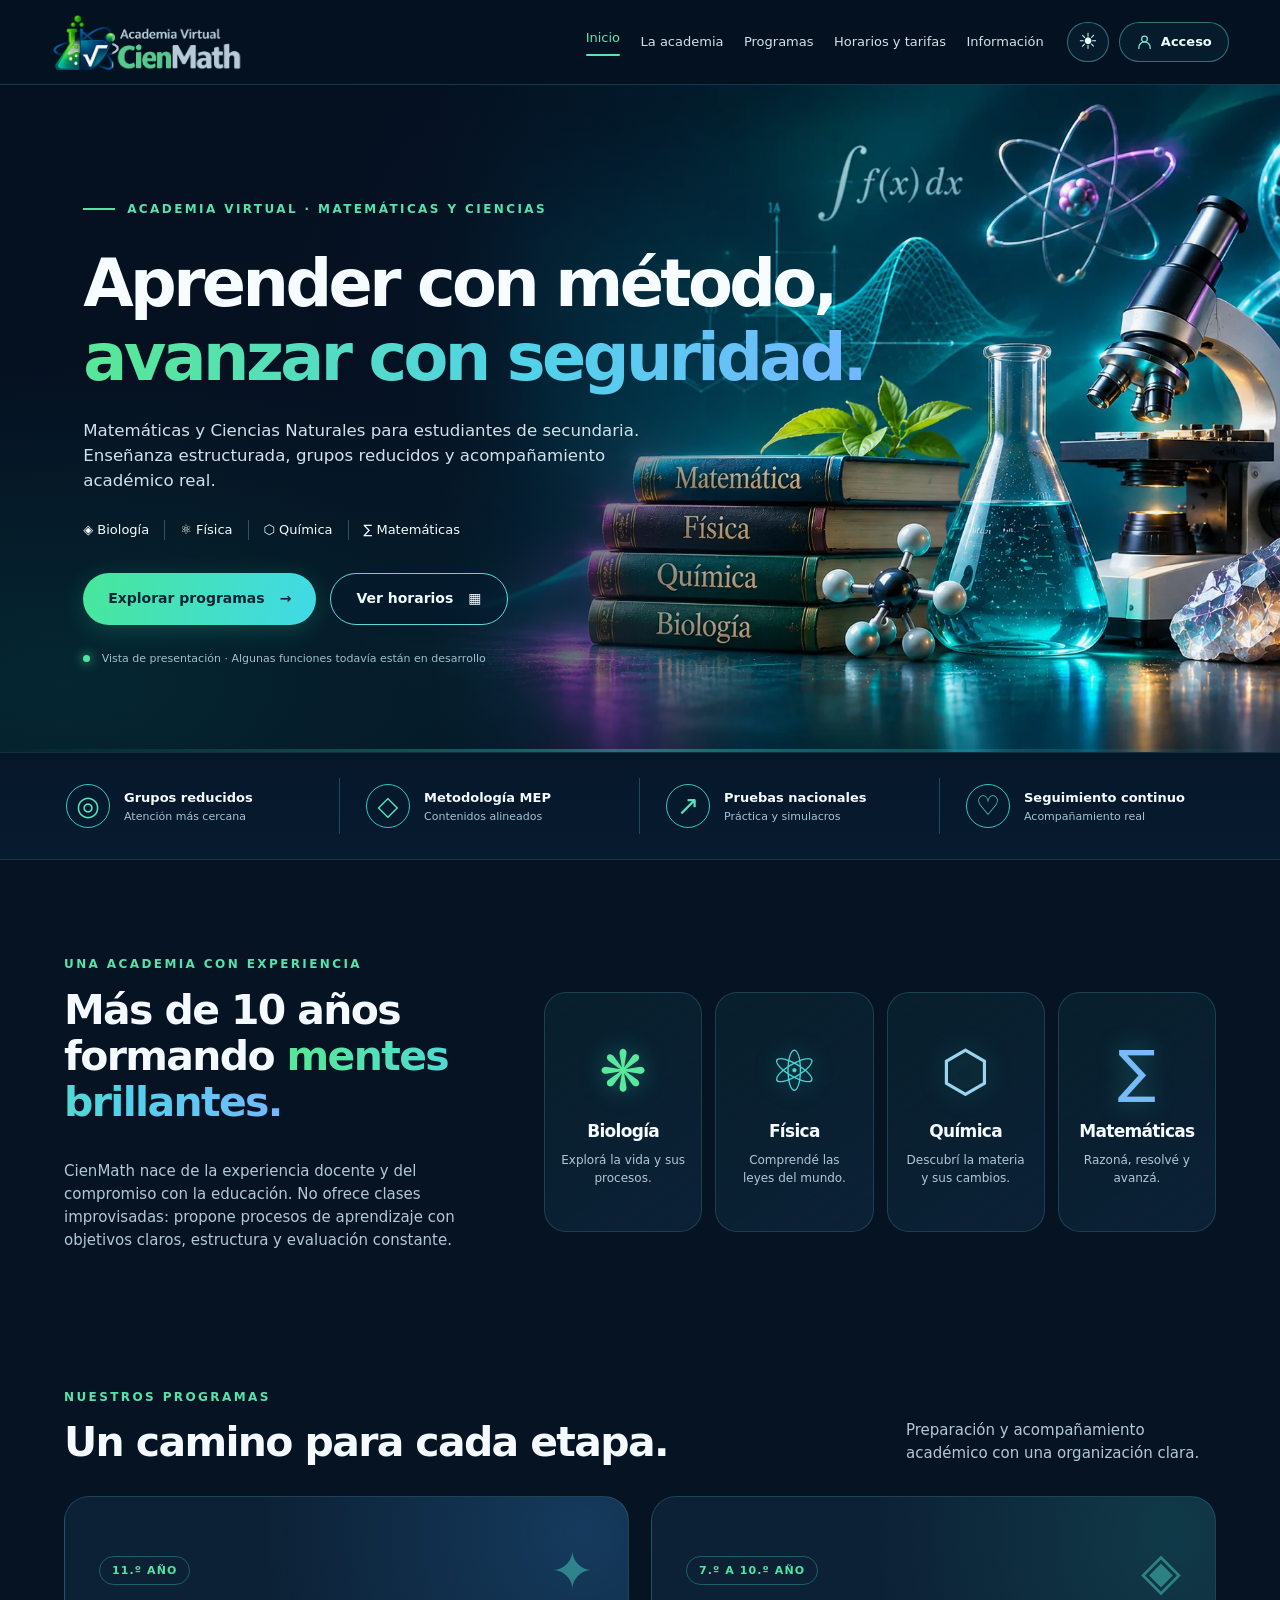
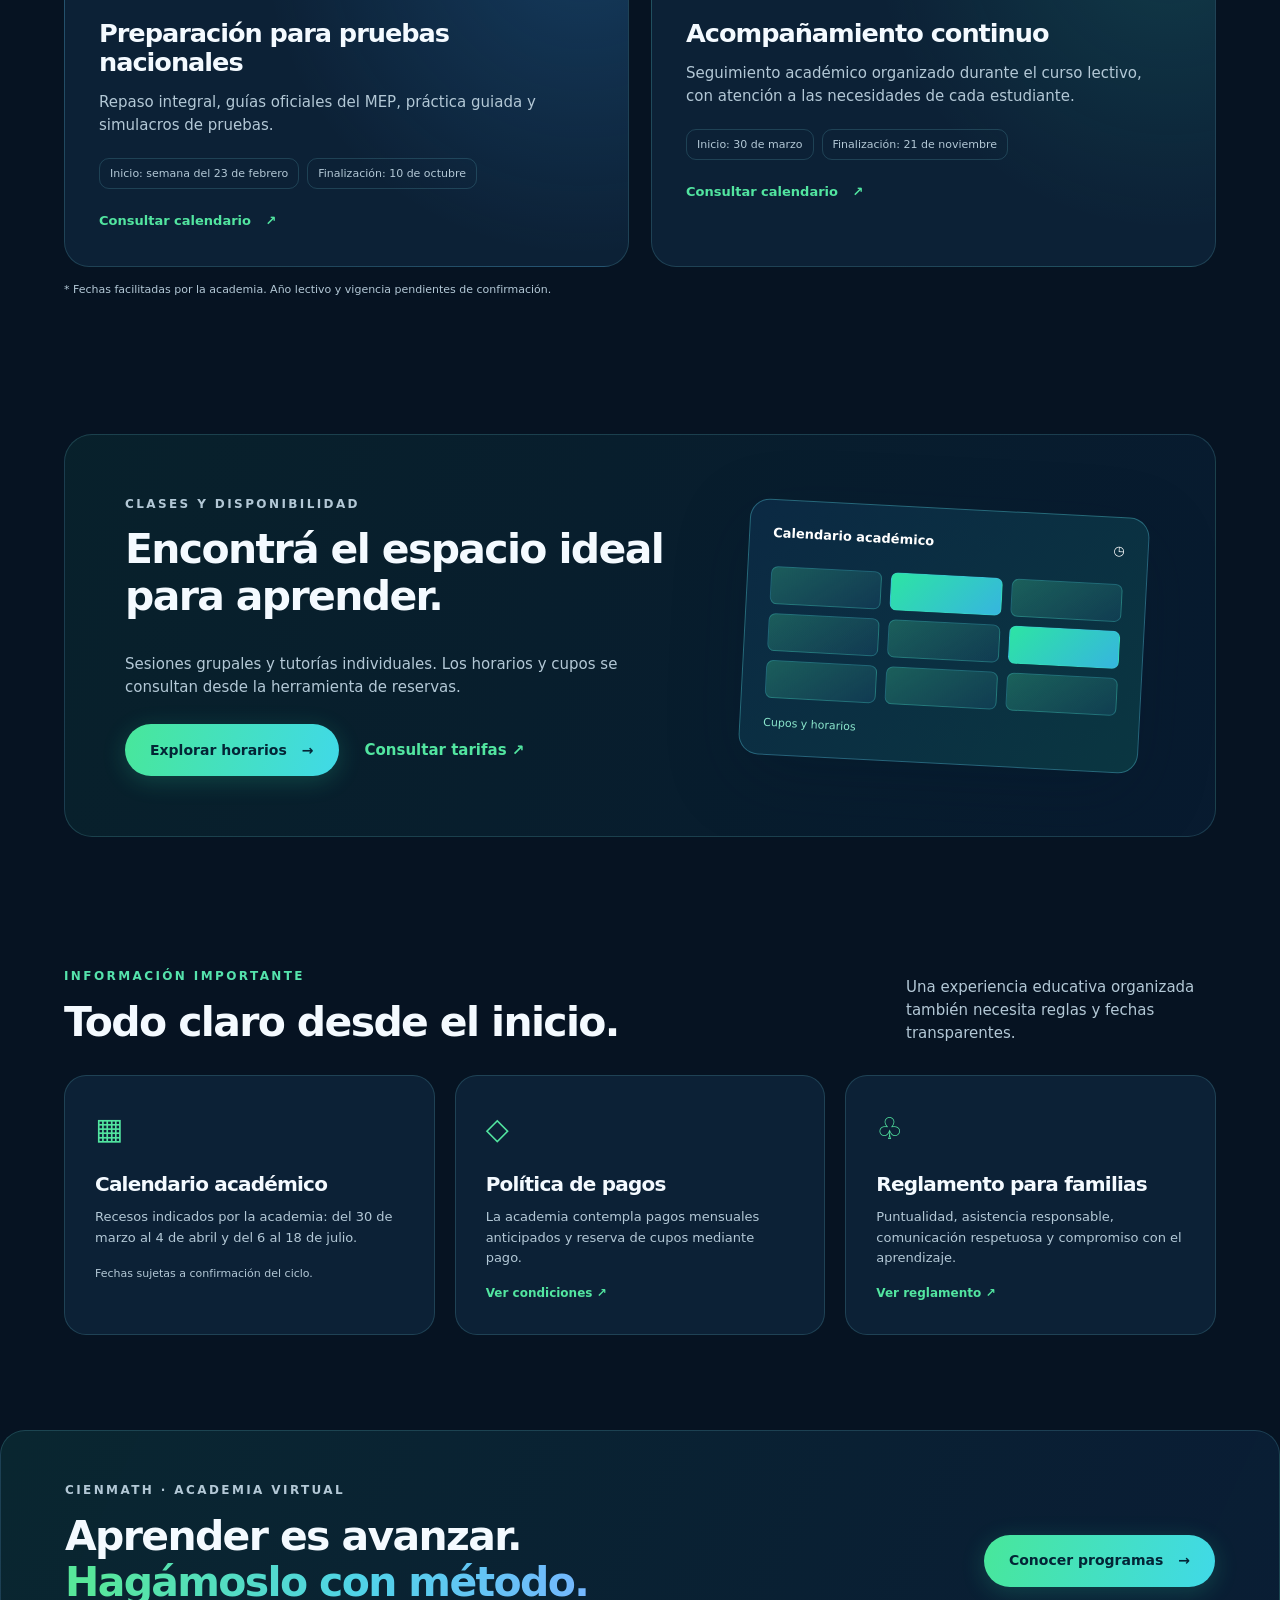
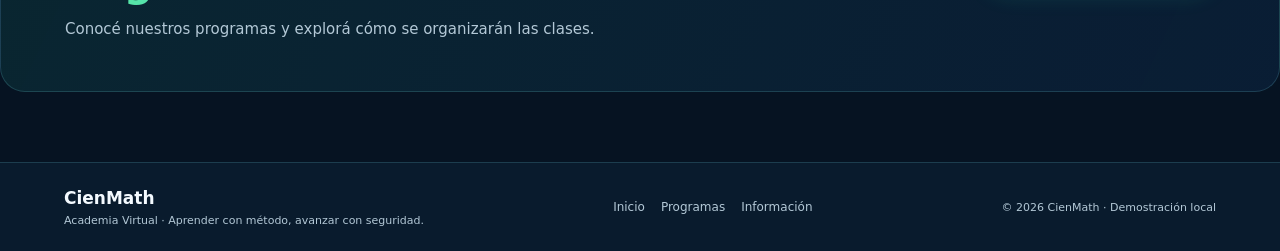
<file: index.html>
<!doctype html>
<html lang="es">
<head>
  <link rel="icon" type="image/png" sizes="512x512" href="assets/cienmath-favicon.png">

  <meta charset="utf-8">
  <meta name="viewport" content="width=device-width,initial-scale=1">
  <meta name="description" content="Academia Virtual CienMath: Matemáticas, Física, Química y Biología para secundaria. Preparación para pruebas nacionales y acompañamiento académico.">
  <!-- Vista previa al compartir el sitio; no altera su apariencia ni funciones. -->
  <link rel="canonical" href="https://gabriel-netizen-bit.github.io/CienMath-Demo/">
  <meta property="og:type" content="website">
  <meta property="og:locale" content="es_CR">
  <meta property="og:site_name" content="CienMath">
  <meta property="og:title" content="CienMath | Academia Virtual">
  <meta property="og:description" content="Matemáticas y Ciencias Naturales. Aprender con método, avanzar con seguridad. Conocé nuestra propuesta académica.">
  <meta property="og:url" content="https://gabriel-netizen-bit.github.io/CienMath-Demo/">
  <meta property="og:image" content="https://gabriel-netizen-bit.github.io/CienMath-Demo/assets/cienmath-whatsapp.jpg">
  <meta property="og:image:secure_url" content="https://gabriel-netizen-bit.github.io/CienMath-Demo/assets/cienmath-whatsapp.jpg">
  <meta property="og:image:type" content="image/jpeg">
  <meta property="og:image:width" content="1200">
  <meta property="og:image:height" content="630">
  <meta property="og:image:alt" content="Academia Virtual CienMath · Matemáticas y Ciencias Naturales">
  <meta name="twitter:card" content="summary_large_image">
  <meta name="twitter:title" content="CienMath | Academia Virtual">
  <meta name="twitter:description" content="Aprender con método, avanzar con seguridad.">
  <meta name="twitter:image" content="https://gabriel-netizen-bit.github.io/CienMath-Demo/assets/cienmath-whatsapp.jpg">
  <meta name="theme-color" content="#071728">
  <title>CienMath | Academia Virtual de Ciencias</title>
  <!-- La portada se presenta inicialmente en oscuro; se respeta la preferencia ya elegida. -->
  <script>try{if(localStorage.getItem('cienmath:appearance')===null)localStorage.setItem('cienmath:appearance','dark')}catch(e){document.documentElement.classList.add('dark')}</script>
  <script src="js/theme.js"></script>
  <link rel="stylesheet" href="css/lobby.css">
  <link rel="stylesheet" href="css/site-shell.css">
  <script src="js/site-shell.js" defer></script>
</head>
<body data-cm-page="index">
  <a class="skip-link" href="#contenido">Saltar al contenido</a>
  <div data-cm-header></div>
  <main id="contenido">
    <section class="hero" aria-labelledby="hero-title">
      <div class="hero-art" aria-hidden="true"></div>
      <div class="hero-glow" aria-hidden="true"></div>
      <div class="hero-inner">
        <div class="hero-copy">
          <p class="eyebrow"><span class="eyebrow-line"></span> ACADEMIA VIRTUAL · MATEMÁTICAS Y CIENCIAS</p>
          <h1 id="hero-title">Aprender con método,<br><span>avanzar con seguridad.</span></h1>
          <p class="hero-description">Matemáticas y Ciencias Naturales para estudiantes de secundaria. Enseñanza estructurada, grupos reducidos y acompañamiento académico real.</p>
          <div class="subjects-line" aria-label="Áreas de enseñanza"><span>◈ Biología</span><span>⚛ Física</span><span>⬡ Química</span><span>∑ Matemáticas</span></div>
          <div class="hero-buttons"><a href="#programas" class="cta primary">Explorar programas <span aria-hidden="true">→</span></a><a href="estudiantes.html" class="cta outline">Ver horarios<span aria-hidden="true">▦</span></a></div>
          <p class="hero-note"><span class="pulse"></span> Vista de presentación · Algunas funciones todavía están en desarrollo</p>
        </div>
      </div>
      <div class="hero-bottom-light" aria-hidden="true"></div>
    </section>
    <section class="benefits" aria-label="Ventajas de CienMath"><div class="benefits-inner">
      <div class="benefit"><span class="benefit-icon">◎</span><span><b>Grupos reducidos</b><small>Atención más cercana</small></span></div>
      <div class="benefit"><span class="benefit-icon">◇</span><span><b>Metodología MEP</b><small>Contenidos alineados</small></span></div>
      <div class="benefit"><span class="benefit-icon">↗</span><span><b>Pruebas nacionales</b><small>Práctica y simulacros</small></span></div>
      <div class="benefit"><span class="benefit-icon">♡</span><span><b>Seguimiento continuo</b><small>Acompañamiento real</small></span></div>
    </div></section>
    <section class="content-section academy-section" id="academia">
      <div class="section-heading"><p class="kicker">UNA ACADEMIA CON EXPERIENCIA</p><h2>Más de 10 años formando <span>mentes brillantes.</span></h2><p>CienMath nace de la experiencia docente y del compromiso con la educación. No ofrece clases improvisadas: propone procesos de aprendizaje con objetivos claros, estructura y evaluación constante.</p></div>
      <div class="subject-cards">
        <article class="subject-card biology"><span class="subject-symbol">❋</span><h3>Biología</h3><p>Explorá la vida y sus procesos.</p></article>
        <article class="subject-card physics"><span class="subject-symbol">⚛</span><h3>Física</h3><p>Comprendé las leyes del mundo.</p></article>
        <article class="subject-card chemistry"><span class="subject-symbol">⬡</span><h3>Química</h3><p>Descubrí la materia y sus cambios.</p></article>
        <article class="subject-card mathematics"><span class="subject-symbol">∑</span><h3>Matemáticas</h3><p>Razoná, resolvé y avanzá.</p></article>
      </div>
    </section>
    <section class="content-section programs-section" id="programas">
      <div class="section-title-row"><div><p class="kicker">NUESTROS PROGRAMAS</p><h2>Un camino para cada etapa.</h2></div><p>Preparación y acompañamiento académico con una organización clara.</p></div>
      <div class="program-grid">
        <article class="program-card featured"><div class="program-top"><span class="program-tag">11.º AÑO</span><span class="program-art">✦</span></div><h3>Preparación para pruebas nacionales</h3><p>Repaso integral, guías oficiales del MEP, práctica guiada y simulacros de pruebas.</p><div class="program-dates"><span>Inicio: semana del 23 de febrero</span><span>Finalización: 10 de octubre</span></div><a href="#informacion" class="program-link">Consultar calendario <span>↗</span></a></article>
        <article class="program-card"><div class="program-top"><span class="program-tag">7.º A 10.º AÑO</span><span class="program-art">◈</span></div><h3>Acompañamiento continuo</h3><p>Seguimiento académico organizado durante el curso lectivo, con atención a las necesidades de cada estudiante.</p><div class="program-dates"><span>Inicio: 30 de marzo</span><span>Finalización: 21 de noviembre</span></div><a href="#informacion" class="program-link">Consultar calendario <span>↗</span></a></article>
      </div>
      <p class="disclaimer">* Fechas facilitadas por la academia. Año lectivo y vigencia pendientes de confirmación.</p>
    </section>
    <section class="content-section schedule-section" id="horarios">
      <div class="schedule-panel"><div><p class="kicker">CLASES Y DISPONIBILIDAD</p><h2>Encontrá el espacio ideal para aprender.</h2><p>Sesiones grupales y tutorías individuales. Los horarios y cupos se consultan desde la herramienta de reservas.</p><div class="schedule-actions"><a href="estudiantes.html" class="cta primary">Explorar horarios <span>→</span></a><button class="text-button" data-open-info="tarifas" type="button">Consultar tarifas ↗</button></div></div><div class="schedule-visual" aria-hidden="true"><div class="calendar-head"><span>Calendario académico</span><span>◷</span></div><div class="calendar-bars"><i></i><i></i><i></i><i></i><i></i><i></i><i></i><i></i><i></i></div><span class="calendar-floating">Cupos y horarios</span></div></div>
    </section>
    <section class="content-section info-section" id="informacion"><div class="section-title-row"><div><p class="kicker">INFORMACIÓN IMPORTANTE</p><h2>Todo claro desde el inicio.</h2></div><p>Una experiencia educativa organizada también necesita reglas y fechas transparentes.</p></div>
      <div class="info-grid">
        <article class="info-card"><div class="info-symbol">▦</div><h3>Calendario académico</h3><p>Recesos indicados por la academia: del 30 de marzo al 4 de abril y del 6 al 18 de julio.</p><small>Fechas sujetas a confirmación del ciclo.</small></article>
        <article class="info-card"><div class="info-symbol">◇</div><h3>Política de pagos</h3><p>La academia contempla pagos mensuales anticipados y reserva de cupos mediante pago.</p><button data-open-info="pagos" type="button">Ver condiciones  ↗</button></article>
        <article class="info-card"><div class="info-symbol">♧</div><h3>Reglamento para familias</h3><p>Puntualidad, asistencia responsable, comunicación respetuosa y compromiso con el aprendizaje.</p><button data-open-info="reglamento" type="button">Ver reglamento  ↗</button></article>
      </div>
    </section>
    <section class="closing"><div><p class="kicker">CIENMATH · ACADEMIA VIRTUAL</p><h2>Aprender es avanzar.<br><span>Hagámoslo con método.</span></h2><p>Conocé nuestros programas y explorá cómo se organizarán las clases.</p></div><a href="#programas" class="cta primary">Conocer programas <span>→</span></a></section>
  </main>
  <div data-cm-footer></div>
  <!-- Los diálogos informativos no capturan datos ni simulan servicios activos. -->
  <dialog id="access-dialog" class="lobby-dialog"><div class="dialog-inner"><button class="dialog-close" data-close-dialog type="button" aria-label="Cerrar">×</button><p class="kicker">ACCESO DEL PERSONAL</p><h2>Panel de la academia</h2><p>Ingresá como administrador o como uno de los profesores creados para recorrer la academia. Acceso simulado sin contraseñas ni seguridad real.</p><div class="dialog-links"><a href="acceso.html">Elegir perfil e ingresar <span>↗</span></a></div><small>Los cambios se almacenan únicamente en este navegador. No ingresar datos personales reales.</small></div></dialog>
  <dialog id="info-dialog" class="lobby-dialog"><div class="dialog-inner"><button class="dialog-close" data-close-dialog type="button" aria-label="Cerrar">×</button><p class="kicker">INFORMACIÓN INSTITUCIONAL</p><h2 id="info-dialog-title">Información</h2><div id="info-dialog-body"></div><p class="dialog-footnote">Contenido facilitado por la academia. Debe revisarse y aprobarse antes de su publicación definitiva.</p></div></dialog>
  <script src="js/lobby.js" defer></script>
</body>
</html>
</file>
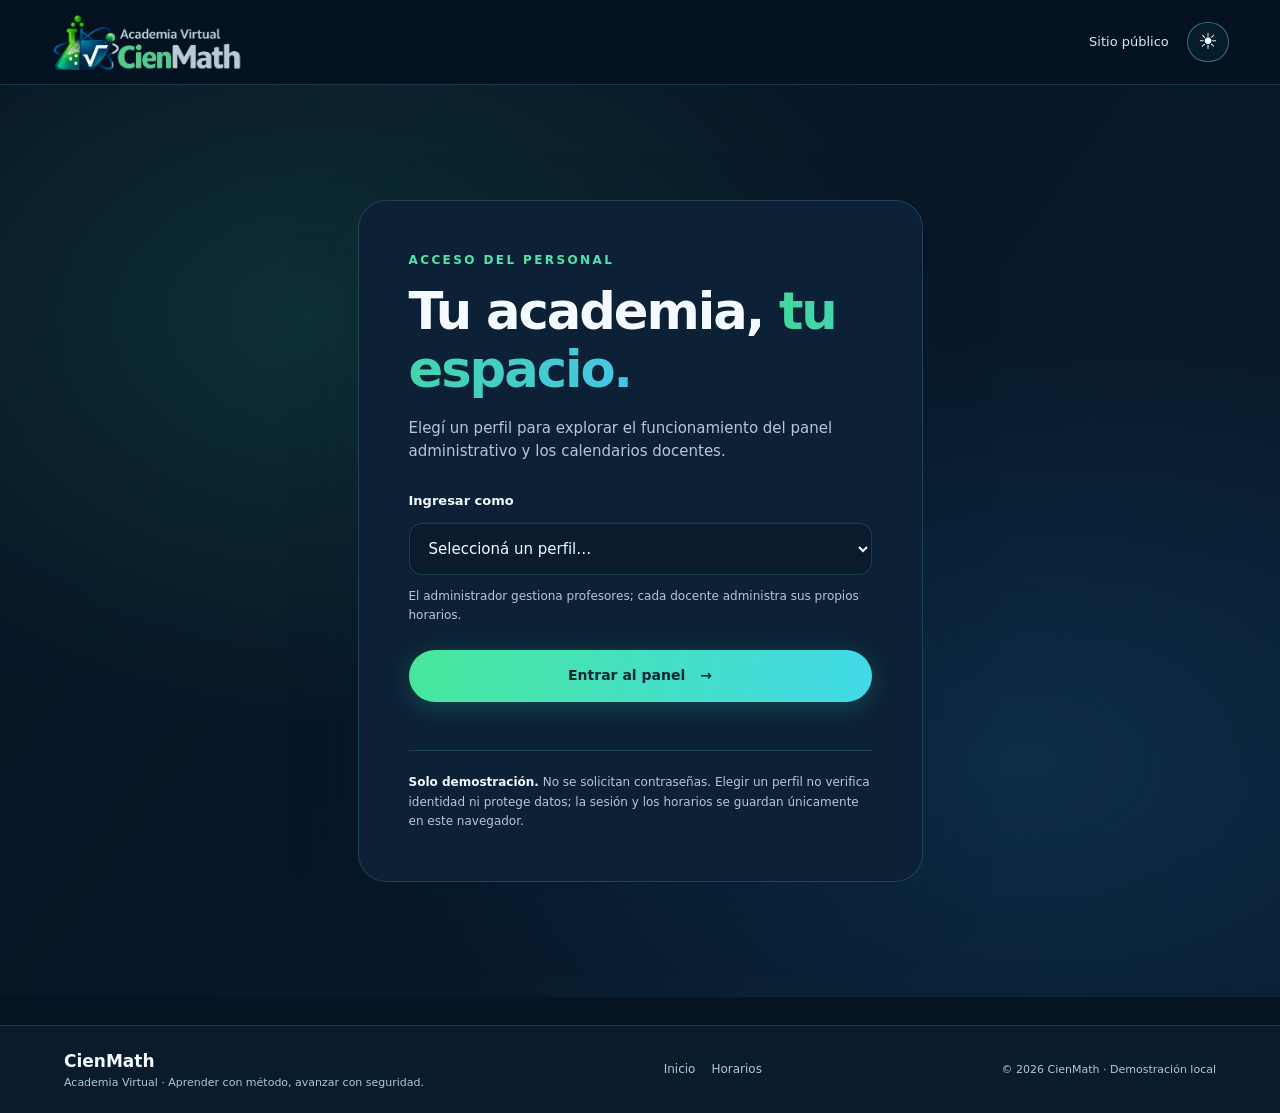
<file: acceso.html>
<!doctype html>
<html lang="es">
<head>
  <link rel="icon" type="image/png" sizes="512x512" href="assets/cienmath-favicon.png">

<meta charset="utf-8"><meta name="viewport" content="width=device-width,initial-scale=1">
<title>CienMath | Acceso del personal</title>
<script src="js/theme.js"></script>
<link rel="stylesheet" href="css/lobby.css"><link rel="stylesheet" href="css/acceso.css">
  <link rel="stylesheet" href="css/site-shell.css">
  <script src="js/site-shell.js" defer></script>
</head>
<body data-cm-page="acceso">
<div data-cm-header></div>
<main class="access-main">
  <div class="access-aura" aria-hidden="true"></div>
  <section class="access-panel" aria-labelledby="access-title">
    <p class="kicker">ACCESO DEL PERSONAL</p>
    <h1 id="access-title">Tu academia, <span>tu espacio.</span></h1>
    <p class="access-intro">Elegí un perfil para explorar el funcionamiento del panel administrativo y los calendarios docentes.</p>
    <form id="access-form">
      <label for="access-profile">Ingresar como</label>
      <select id="access-profile" required aria-describedby="access-role-hint"></select>
      <p id="access-role-hint" class="access-hint">El administrador gestiona profesores; cada docente administra sus propios horarios.</p>
      <button class="cta primary access-submit" type="submit">Entrar al panel <span aria-hidden="true">→</span></button>
      <p id="access-feedback" role="status" aria-live="polite" class="access-feedback"></p>
    </form>
    <div class="access-notice"><strong>Solo demostración.</strong> No se solicitan contraseñas. Elegir un perfil no verifica identidad ni protege datos; la sesión y los horarios se guardan únicamente en este navegador.</div>
  </section>
</main>
<div data-cm-footer></div>
<script type="module" src="js/acceso.js"></script>
</body></html>
</file>
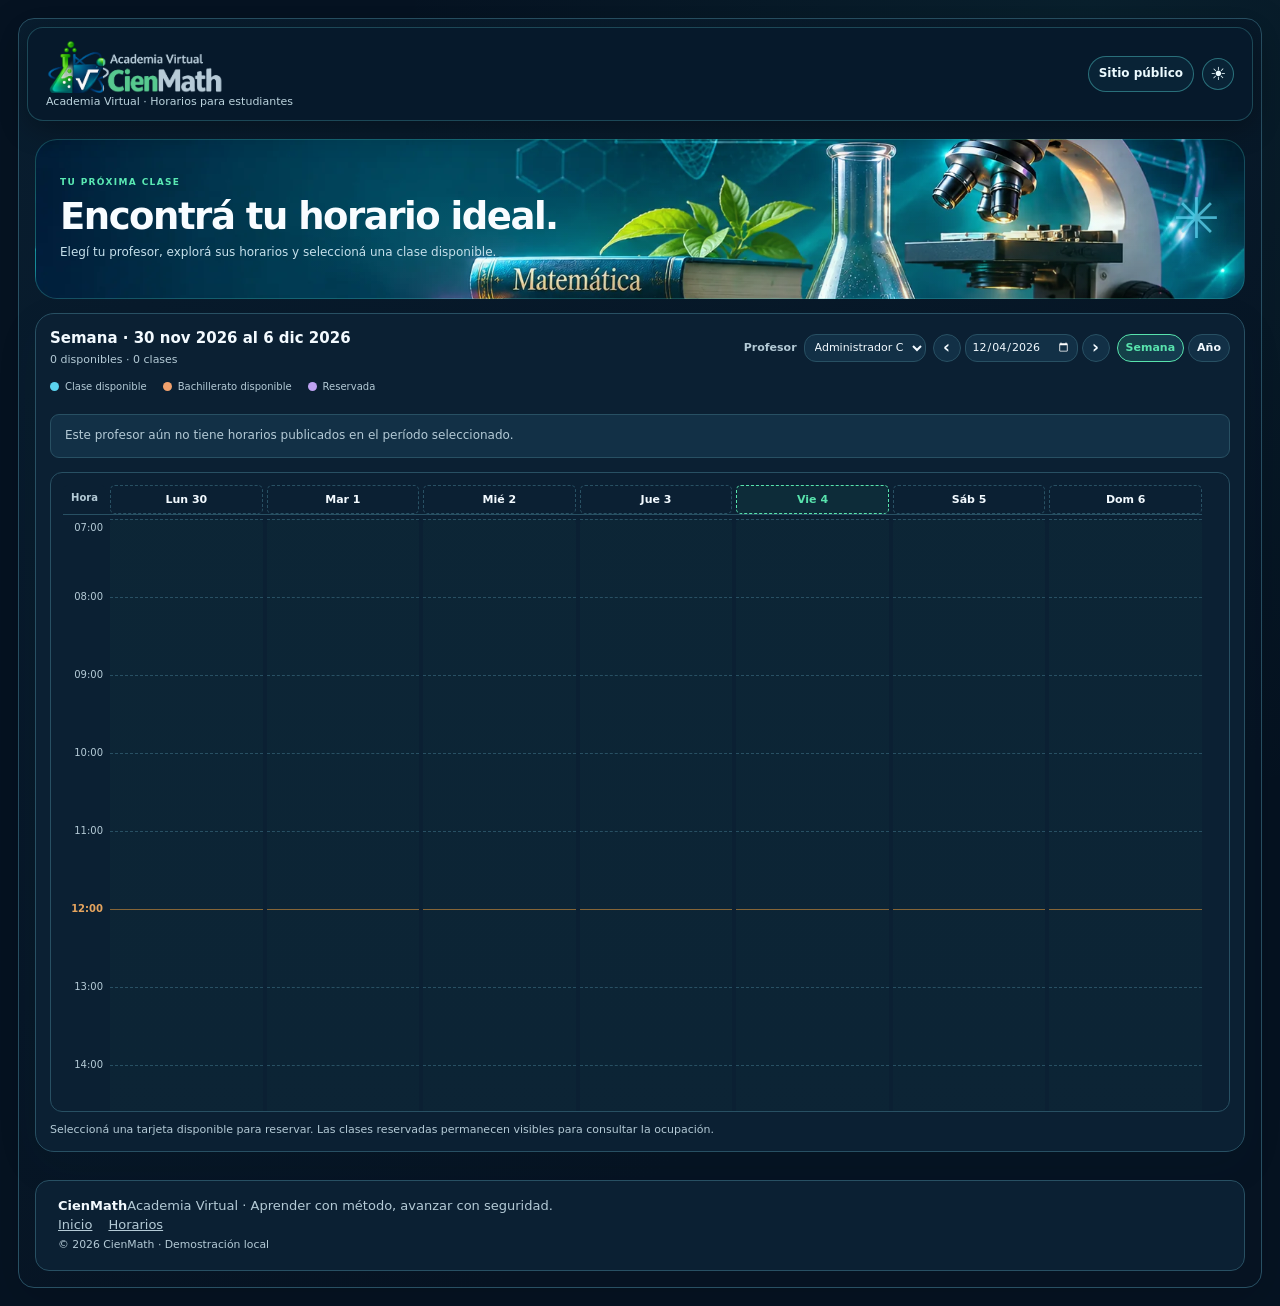
<file: estudiantes.html>
<!doctype html>
<html lang="es">
<head>
  <link rel="icon" type="image/png" sizes="512x512" href="assets/cienmath-favicon.png">

  <meta charset="utf-8">
  <meta name="viewport" content="width=device-width, initial-scale=1">
  <title>CienMath | Horarios para estudiantes</title>
  <script src="js/theme.js"></script>
  <link rel="stylesheet" href="css/styles.css">
  <link rel="stylesheet" href="css/site-chrome.css">
  <link rel="stylesheet" href="css/student.css">
  <link rel="stylesheet" href="css/tool-theme.css">
  <link rel="stylesheet" href="css/site-shell.css">
  <script src="js/site-shell.js" defer></script>
</head>
<body data-cm-page="estudiantes">
  <main class="shell student-shell">
    <div data-cm-header></div>

    <section class="student-intro" aria-labelledby="student-heading">
      <div>
        <p class="student-eyebrow">TU PRÓXIMA CLASE</p>
        <h1 id="student-heading">Encontrá tu horario ideal.</h1>
        <p>Elegí tu profesor, explorá sus horarios y seleccioná una clase disponible.</p>
      </div>
      <div class="student-intro-accent" aria-hidden="true">✳</div>
    </section>

    <section class="student-calendar" aria-label="Calendario de clases">
      <div class="student-toolbar">
        <div class="student-period">
          <strong id="student-title">Horarios</strong>
          <span class="muted" id="student-summary" role="status"></span>
        </div>
        <div class="student-controls">
          <label class="student-teacher-label" for="student-teacher">Profesor</label>
          <select id="student-teacher" aria-label="Elegir profesor"></select>
          <div class="student-navigation" aria-label="Navegar por fechas">
            <button class="btn icon" id="student-prev" type="button" aria-label="Anterior">‹</button>
            <input id="student-date" type="date" aria-label="Ir a una fecha">
            <button class="btn icon" id="student-next" type="button" aria-label="Siguiente">›</button>
          </div>
          <div class="student-view-switch" role="group" aria-label="Vista del calendario">
            <button class="btn active" id="student-week" type="button" aria-pressed="true">Semana</button>
            <button class="btn" id="student-year" type="button" aria-pressed="false">Año</button>
          </div>
        </div>
      </div>
      <div class="student-legend" aria-label="Significado de los colores">
        <span><i class="student-dot common-open"></i> Clase disponible</span>
        <span><i class="student-dot bach-open"></i> Bachillerato disponible</span>
        <span><i class="student-dot common-closed"></i> Reservada</span>
      </div>
      <p class="student-empty-state" id="student-empty-state" role="status" hidden></p>
      <div class="student-weekarea" id="weekarea">
        <div class="week" id="week"></div>
      </div>
      <div class="student-yeararea" id="student-yeararea" hidden>
        <div class="year-grid" id="student-yeargrid" aria-label="Meses del año"></div>
      </div>
      <p class="student-calendar-foot">Seleccioná una tarjeta disponible para reservar. Las clases reservadas permanecen visibles para consultar la ocupación.</p>
    </section>
    <!-- Pie institucional compacto; contacto y enlaces se incorporarán con el lobby. -->
    <div data-cm-footer></div>
  </main>

  <dialog id="student-booking" class="student-dialog" aria-labelledby="student-booking-title">
    <form id="student-booking-form">
      <div class="student-dialog-header">
        <div><span class="student-eyebrow">SOLICITUD DE RESERVA</span><h2 id="student-booking-title">Reservar clase</h2></div>
        <button type="button" class="btn icon" id="student-close" aria-label="Cerrar ventana">×</button>
      </div>
      <dl id="student-booking-summary" class="student-booking-summary"></dl>
      <div class="student-fields">
        <label for="student-name">Nombre completo <span aria-hidden="true">*</span></label>
        <input id="student-name" name="name" required maxlength="100" autocomplete="name" placeholder="Tu nombre completo">
        <label for="student-email">Correo electrónico <span aria-hidden="true">*</span></label>
        <input id="student-email" name="email" type="email" required maxlength="150" autocomplete="email" placeholder="tu@correo.com">
        <label for="student-subject">Materia <span aria-hidden="true">*</span></label>
        <select id="student-subject" name="subject" required>
          <option value="">Seleccioná una materia</option>
          <option>Matemática</option><option>Física</option><option>Química</option><option>Biología</option>
        </select>
        <label for="student-grade">Nivel <span aria-hidden="true">*</span></label>
        <select id="student-grade" name="grade" required>
          <option value="">Seleccioná tu nivel</option>
          <option value="7">Séptimo</option><option value="8">Octavo</option><option value="9">Noveno</option>
          <option value="10">Décimo</option><option value="11">Undécimo</option><option value="bachillerato">Bachillerato</option>
        </select>
        <span class="student-field-label" id="student-mode-label">Modalidad <span aria-hidden="true">*</span></span>
        <div class="student-mode-options" role="radiogroup" aria-labelledby="student-mode-label">
          <label class="student-mode-option"><input type="radio" name="mode" value="onsite" checked required><span>Presencial</span></label>
          <label class="student-mode-option"><input type="radio" name="mode" value="online" required><span>En línea</span></label>
        </div>
        <p class="student-mode-hint" id="student-mode-hint"></p>
      </div>
      <label class="student-confirm-date"><input id="student-ack" type="checkbox" required> Confirmo la fecha y hora indicadas.</label>
      <button class="btn primary student-submit" type="submit">Confirmar reservación</button>
      <p class="muted" id="student-reservation-status" role="status">Confirmación local de demostración. No se enviarán correos ni SMS reales.</p>
    </form>
    <div class="student-success-body" id="student-booking-success" hidden role="status" aria-live="polite">
      <span class="student-success-mark" aria-hidden="true">✓</span>
      <h2>¡Reservación confirmada!</h2>
      <p><strong>CONFIRMACIÓN LOCAL</strong> · El cupo quedó reservado en este navegador.</p>
      <p id="student-success-detail"></p>
      <p>Referencia: <strong id="student-success-reference"></strong></p>
      <p class="muted">No se han enviado correos ni SMS. La confirmación real requiere conectar un backend.</p>
      <button class="btn primary student-submit" type="button" id="student-success-close">Cerrar</button>
    </div>
  </dialog>
  <script type="module" src="js/student.js"></script>
</body>
</html>
</file>
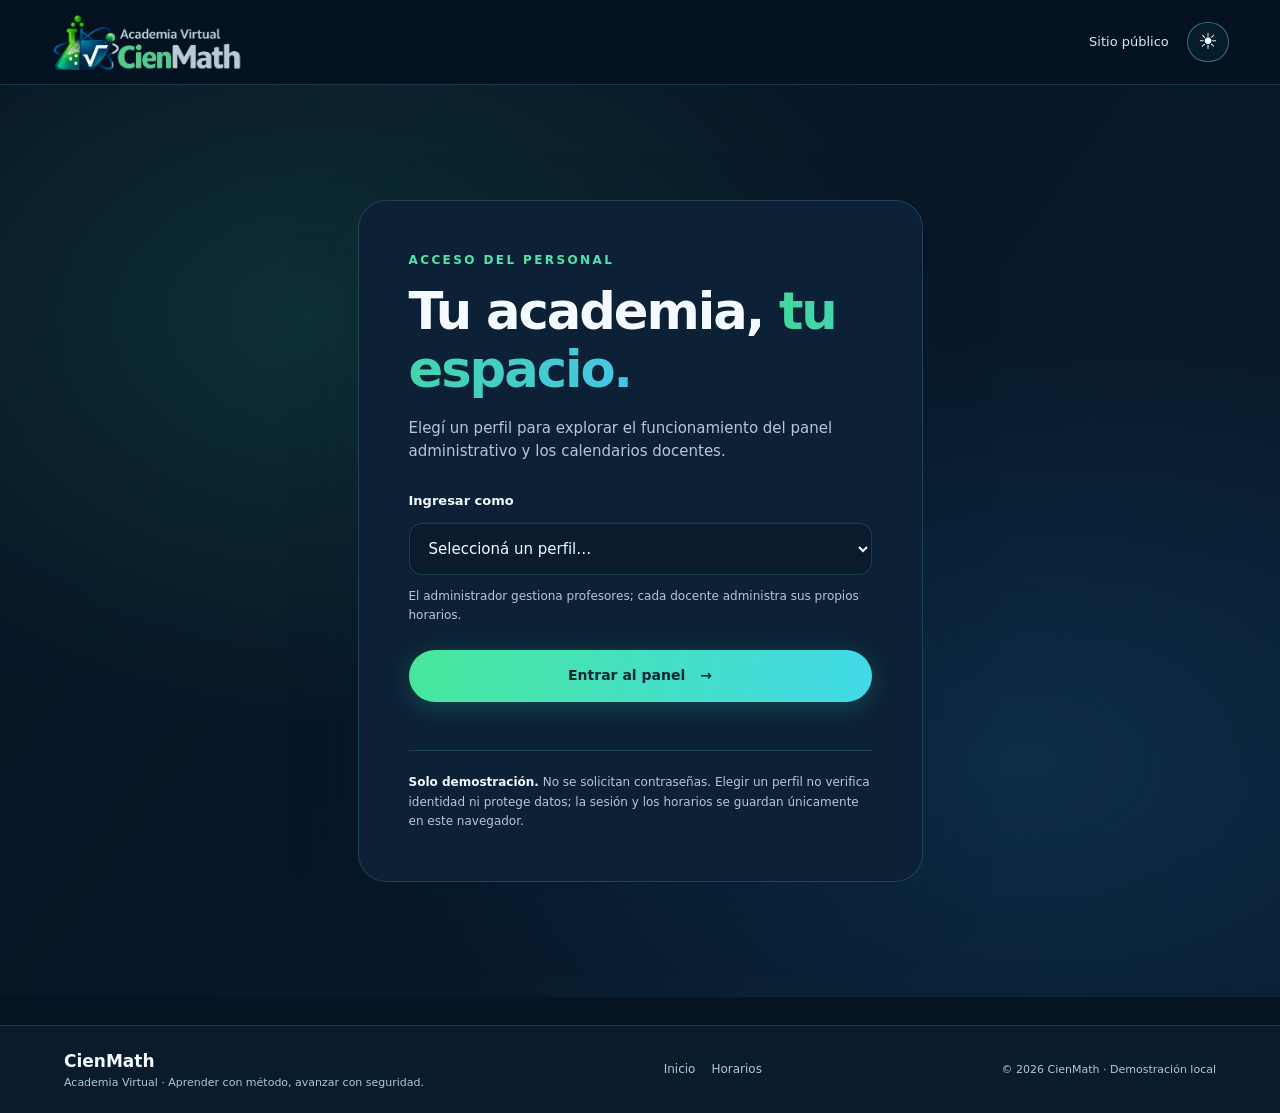
<file: horarios.html>
<!DOCTYPE html>
<html lang="es">
  <head>
  <link rel="icon" type="image/png" sizes="512x512" href="assets/cienmath-favicon.png">

    <meta charset="utf-8"/>
    <meta content="width=device-width,initial-scale=1" name="viewport"/>
    <title>CienMath | Constructor de horarios</title>
    <script src="js/theme.js"></script>
    <link href="css/styles.css" rel="stylesheet"/>
    <link href="css/site-chrome.css" rel="stylesheet"/>
    <link href="css/tool-theme.css" rel="stylesheet"/>
    <link rel="stylesheet" href="css/site-shell.css">
  <script src="js/site-shell.js" defer></script>
</head>
  <body data-cm-page="horarios" style="visibility:hidden">
    <main class="shell" id="app">
      <!-- 01 · CABECERA: identidad y selector de tema -->
      <div data-cm-header></div>
      <!-- 02 · INICIO: accesos a profesores y horarios -->
      <section class="home" id="home">
        <h2>¿Qué deseas hacer?</h2>
        <div class="tiles">
          <button class="tile" id="teachers"><span class="tile-icon">♙</span><b>Profesores</b><span class="muted">Administrar</span></button>
          <button class="tile" id="enter"><span class="tile-icon">▦</span><b>Horarios</b><span class="muted">Construir</span></button>
          <a class="tile" href="estudiantes.html" style="text-decoration:none"><span class="tile-icon">◫</span><b>Estudiantes</b><span class="muted">Ver horarios</span></a>
        </div>
      </section>
      <!-- 03 · ÁREA DE TRABAJO: constructor de horarios -->
      <section hidden="" id="work">
        <div class="row toolbar">
          <div class="actions">
            <strong id="schedule-context-title">Constructor de horarios</strong>
            <button class="btn" id="back" type="button" hidden>Opciones</button>
          </div>
          <div class="actions">
            <div aria-label="Vista del calendario" class="view-switch" role="group">
              <button aria-pressed="true" class="btn view-choice" id="view-day">Día</button>
              <button aria-pressed="false" class="btn view-choice" id="view-week">Semana</button>
              <button aria-pressed="false" class="btn view-choice" id="view-year">Año</button>
            </div>
            <button class="btn primary" id="publish">Publicar</button>
          </div>
        </div>
        <div class="layout">
          <!-- Encabezado compartido: alineado sobre los tres calendarios -->
            <div class="calhead">
              <div>
                <strong id="title"></strong>
                <div class="muted" id="subtitle"></div>
              </div>
              <button class="btn" hidden="" id="select-day">Seleccionar día completo</button>
              <div class="nav" hidden="" id="nav">
                <button class="btn icon" id="prev">‹</button>
                <input aria-label="Ir a una fecha" id="jump" type="date"/>
                <button class="btn icon" id="next">›</button>
              </div>
              <div class="yearnav" hidden="" id="yearnav">
                <button aria-label="Año anterior" class="btn icon" id="prevyear">‹</button>
                <strong id="yearlabel"></strong>
                <button aria-label="Año siguiente" class="btn icon" id="nextyear">›</button>
              </div>
              <span class="pill" id="badge"></span>
            </div>
          <!-- 04 · CONSTRUCTOR: creación y atributos de clases -->
          <section aria-label="Crear clases" class="form">
            <h3>Crear clases</h3>
            <div class="field">
              <label for="date">Fecha</label>
              <input id="date" type="date"/>
            </div>
            <div class="field">
              <label for="start">Hora de inicio</label>
              <input id="start" step="300" type="time" value="07:00"/>
            </div>
            <div class="field">
              <label for="duration">Duración de cada clase</label>
              <select id="duration"></select>
            </div>
            <!-- Atributos iniciales: grupo, modalidad y reserva -->
            <div aria-label="Atributos de las clases a crear" class="class-attributes">
              <div class="attribute-line">
                <label class="erase-switch attribute-switch" for="group"><span>Grupal</span><input id="group" role="switch" type="checkbox"/><span aria-hidden="true" class="switch-track"></span></label>
                <label class="attribute-capacity" for="capacity">Cupo <input disabled="" id="capacity" max="999" min="2" step="1" type="number" value="5"/></label>
              </div>
              <div class="attribute-line">
                <label class="erase-switch attribute-switch bach-switch" for="bachillerato"><span>Bachillerato</span><input id="bachillerato" role="switch" type="checkbox"/><span aria-hidden="true" class="switch-track"></span></label>
              </div>
              <div class="attribute-line">
                <label class="erase-switch attribute-switch" for="online"><span id="mode-description">Virtual</span><input aria-label="Activar modalidad presencial" id="online" role="switch" type="checkbox"/><span aria-hidden="true" class="switch-track"></span></label>
              </div>
              <div class="attribute-line">
                <label class="erase-switch attribute-switch booked-switch" for="booked"><span id="booking-description">No reservada</span><input aria-label="Cambiar reserva manual" id="booked" role="switch" type="checkbox"/><span aria-hidden="true" class="switch-track"></span></label>
              </div>
            </div>
            <!-- Método de generación y cantidad / hora final -->
            <div class="method">
              <strong>Generar mediante</strong>
              <div class="field">
                <select id="mode">
                  <option value="count">Cantidad de clases</option>
                  <option value="end">Hora de finalización</option>
                </select>
              </div>
              <div class="field">
                <label for="count" id="targetlabel">Cantidad</label>
                <select id="count"></select>
                <input hidden="" id="end" step="300" type="time" value="12:00"/>
              </div>
            </div>
            <div aria-live="polite" class="muted calc" id="calc" role="status"></div>
            <div class="pair">
              <button class="btn primary" id="add">+ Agregar</button>
              <button aria-label="Abrir o cerrar herramientas" class="btn" id="repeat" title="Abrir o cerrar herramientas">▾</button>
            </div>
            <!-- HERRAMIENTAS: repetición, eliminación, reservas y selección -->

          </section>
          <!-- 05 · CALENDARIO: navegación y vistas -->
          <section class="calendar">

            <!-- Vista diaria -->
            <div class="daymap" id="dayarea">
              <div class="daylegend" id="daylegend">
                <span></span>
                <span class="existing-label">Clases existentes</span>
                <span class="proposed-label" hidden="" id="proposed-label">Coincidencias</span>
              </div>
              <div class="timeline" id="timeline"></div>
              <p class="muted empty" id="empty">Sin clases programadas para este día.</p>
            </div>
            <!-- Vista semanal -->
            <div hidden="" id="weekarea">
              <div class="week" id="week"></div>
            </div>
            <!-- Vista anual -->
            <div hidden="" id="yeararea">
              <div aria-label="Calendario anual" class="year-grid" id="yeargrid"></div>
              <div class="year-legend">
                <span><i class="dot draft"></i> Borrador</span>
                <span><i class="dot published"></i> Publicada</span>
                <span><i class="dot booked"></i> Reservada</span>
              </div>
            </div>
            <p class="muted message" id="message" role="status"></p>
          </section>
        </div>
        <!-- Panel flotante reutiliza íntegros los controles existentes. -->
            <div aria-label="Herramientas de horario" class="repeat repeat-window" hidden="" id="rep" role="dialog" aria-modal="false">
              <div class="repeat-window-head" id="repeat-drag">
                <span>Herramientas de horario</span>
                <button aria-label="Cerrar herramientas" class="repeat-window-close" id="repeat-close" type="button">×</button>
              </div>
              <div class="repeat-heading">
                <strong id="repeat-title">Repetir horario</strong>
                <label class="erase-switch" for="erase-mode"><span>Eliminar</span><input aria-label="Activar modo eliminar horarios" id="erase-mode" role="switch" type="checkbox"/><span aria-hidden="true" class="switch-track"></span></label>
                <label class="erase-switch" for="reserve-mode"><span>Reservar</span><input aria-label="Gestionar reservas por rango" id="reserve-mode" role="switch" type="checkbox"/><span aria-hidden="true" class="switch-track"></span></label>
              </div>
              <label class="erase-switch selection-switch" for="select-mode"><span>Seleccionar en calendario</span><input aria-label="Seleccionar clases directamente en el calendario" id="select-mode" role="switch" type="checkbox"/><span aria-hidden="true" class="switch-track"></span></label>
              <!-- Selección directa y replicación de clases seleccionadas -->
              <div class="selection-tools" hidden="" id="selection-tools">
                <p class="muted" id="selection-summary">0 clases seleccionadas</p>
                <div class="repeat-dates">
                  <div class="field">
                    <label for="copy-to">Replicar desde</label>
                    <input id="copy-to" type="date"/>
                  </div>
                  <div class="field">
                    <label for="copy-until">Hasta</label>
                    <input id="copy-until" type="date"/>
                  </div>
                </div>
                <div class="field copy-days-field">
                  <label>Días de la semana para replicar</label>
                  <div aria-label="Días de repetición de las clases seleccionadas" class="days" id="copy-days" role="group"></div>
                </div>
                <p class="muted">Por defecto se marcan los días originales. Podés cambiarlos; Desde y Hasta solo delimitan el período. Las copias no incluyen reservas.</p>
                <div class="selection-actions">
                  <button class="btn primary" id="copy-selection" type="button">↻ Replicar</button>
                  <button class="btn danger" id="delete-selection" type="button">Eliminar</button>
                  <button class="btn" id="clear-selection" type="button">Limpiar</button>
                </div>
                <p class="muted">Día: botón «Día completo». Semana: toca el encabezado del día. Año: toca una fecha. Las tarjetas permiten seleccionar una a una.</p>
              </div>
              <!-- Acciones por rango: repetir, eliminar o reservar -->
              <div id="range-controls">
                <div class="reserve-options" hidden="" id="reserve-options">
                  <label for="reserve-action">Acción</label>
                  <select id="reserve-action">
                    <option value="book">Reservar</option>
                    <option value="release">Quitar reserva</option>
                  </select>
                </div>
                <span class="muted" id="repeat-hint">Días de la semana</span>
                <div class="days" id="days"></div>
                <div class="repeat-dates">
                  <div class="field">
                    <label for="from">Desde</label>
                    <input id="from" type="date"/>
                  </div>
                  <div class="field">
                    <label for="until">Hasta</label>
                    <input id="until" type="date"/>
                  </div>
                </div>
                <p class="erase-summary" hidden="" id="erase-summary" role="status"></p>
                <p class="reserve-summary" hidden="" id="reserve-summary" role="status"></p>
                <button class="btn primary" id="apply">Aplicar repetición</button>
              </div>
            </div>
        <!-- 06 · RESOLUCIÓN DE COINCIDENCIAS EN LOTE -->
        <div class="batchbar" hidden="" id="batchbar">
          <div>
            <strong id="batchtitle">Coincidencias por resolver</strong>
            <div class="muted" id="batchinfo"></div>
          </div>
          <div class="actions">
            <button class="btn" hidden="" id="replace-batch">Reemplazar disponibles</button>
            <button class="btn" hidden="" id="addfree">Agregar clases sin coincidencia</button>
            <button class="btn primary" id="confirm">Confirmar cambios</button>
            <button class="btn" id="cancel">Cancelar</button>
          </div>
        </div>
        <!-- 07 · ESTADO GENERAL Y LIMPIEZA DE BORRADORES -->
        <div class="row status">
          <span class="muted" id="summary"></span>
          <button class="btn plain" id="clear">Limpiar borradores</button>
        </div>
      </section>
    <!-- Pie institucional compacto; contacto y enlaces se incorporarán con el lobby. -->
    <div data-cm-footer></div>
    </main>
    <!-- 08 · EDITOR FLOTANTE DE CLASES -->
    <div aria-label="Editor de clase" aria-modal="false" class="floating" hidden="" id="floating" role="dialog">
      <div class="floathead" id="drag">
        <div>
          <strong id="edittitle">Editar clase</strong>
          <div class="muted" id="editsubtitle"></div>
        </div>
        <button class="btn icon" id="closeedit" title="Cerrar editor">×</button>
      </div>
      <div class="floatbody">
        <div class="row">
          <strong class="edit-hours" id="edithours"></strong>
          <span class="amberbadge" id="editbadge"></span>
        </div>
        <p class="validation" id="editinfo"></p>
        <div id="timefields">
          <div class="editgrid">
            <div class="field">
              <label for="editstart">Inicio</label>
              <input id="editstart" step="300" type="time"/>
            </div>
            <div class="field">
              <label for="editend">Final</label>
              <input id="editend" step="300" type="time"/>
            </div>
          </div>
          <button class="btn primary full" id="saveedit">Guardar ajuste de horario</button>
        </div>
        <div aria-label="Atributos de esta clase" class="edit-attributes" id="edit-attributes">
          <div class="attribute-line">
            <label class="erase-switch attribute-switch" for="edit-group"><span>Grupal</span><input id="edit-group" role="switch" type="checkbox"/><span aria-hidden="true" class="switch-track"></span></label>
            <label class="attribute-capacity" for="edit-capacity">Cupo <input disabled="" id="edit-capacity" max="999" min="2" step="1" type="number" value="5"/></label>
          </div>
          <div class="attribute-line">
            <label class="erase-switch attribute-switch bach-switch" for="edit-bachillerato"><span>Bachillerato</span><input id="edit-bachillerato" role="switch" type="checkbox"/><span aria-hidden="true" class="switch-track"></span></label>
          </div>
          <div class="attribute-line">
            <label class="erase-switch attribute-switch" for="edit-online"><span>Presencial</span><input id="edit-online" role="switch" type="checkbox"/><span aria-hidden="true" class="switch-track"></span></label>
            <span class="muted" id="edit-mode-description">Virtual</span>
          </div>
          <button class="btn full" id="saveattributes">Guardar atributos de esta clase</button>
          <button class="btn full reserve-button" id="togglebooking">Marcar como reservada</button>
        </div>
        <button class="btn full" hidden="" id="replace">Reemplazar clases disponibles</button>
        <button class="btn danger full" id="delete">Eliminar clase</button>
        <p class="validation" id="feedback"></p>
      </div>
    </div>
    <!-- 09 · NOTIFICACIONES -->
    <div class="toast-area" id="toast-area"></div>
    <!-- 10 · PUNTO DE ENTRADA JAVASCRIPT -->
    <script src="js/main.js" type="module"></script>
  </body>
</html>
</file>
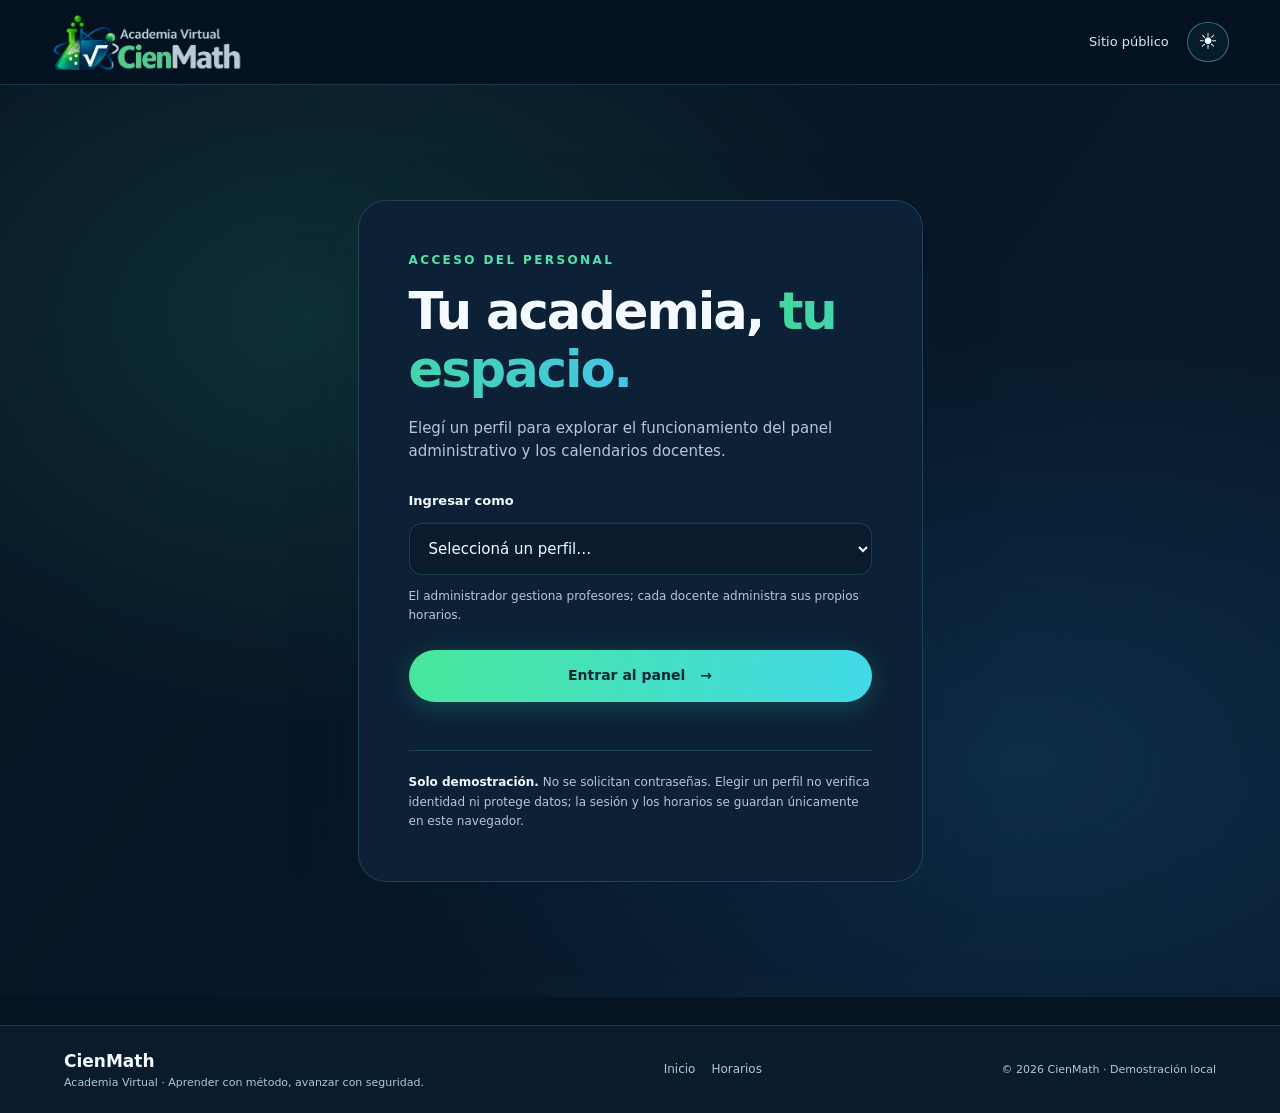
<file: panel.html>
<!doctype html><html lang="es"><head>
  <link rel="icon" type="image/png" sizes="512x512" href="assets/cienmath-favicon.png">
<meta charset="utf-8"><meta name="viewport" content="width=device-width,initial-scale=1"><title>CienMath | Panel administrativo</title><script src="js/theme.js"></script><link rel="stylesheet" href="css/lobby.css"><link rel="stylesheet" href="css/panel.css">  <link rel="stylesheet" href="css/site-shell.css">
  <script src="js/site-shell.js" defer></script>
</head>
<body data-cm-page="panel" style="visibility:hidden">
<div data-cm-header></div>
<main class="panel-main"><div class="panel-aura" aria-hidden="true"></div><div id="panel-admin-mode"><section class="panel-welcome"><p class="kicker">CENTRO DE CONTROL</p><h1>Tu academia, <span>en tus manos.</span></h1><p>Administrá el equipo, organizá los horarios y revisá las reservaciones locales desde un mismo lugar.</p><div class="panel-warning">ⓘ Los perfiles y las reservaciones solo se guardan en este navegador. No usar información personal real.</div></section>
<section class="panel-grid" aria-label="Herramientas administrativas">
<a class="panel-tool" href="profesores.html"><span class="panel-tool-icon">♙</span><span class="panel-tool-eyebrow">GESTIÓN</span><h2>Profesores</h2><p>Crear, editar y administrar el equipo docente.</p><span class="panel-tool-link">Abrir herramienta ↗</span></a>
<a class="panel-tool" id="panel-my-calendar" href="horarios.html"><span class="panel-tool-icon">▦</span><span class="panel-tool-eyebrow">MI AGENDA</span><h2>Mis horarios</h2><p>Organizá y publicá tus propias clases.</p><span class="panel-tool-link">Abrir calendario ↗</span></a>
<a class="panel-tool" href="estudiantes.html"><span class="panel-tool-icon">◫</span><span class="panel-tool-eyebrow">VISTA PÚBLICA</span><h2>Reservas</h2><p>Comprobá qué ven los estudiantes y probá una reservación.</p><span class="panel-tool-link">Ver calendario ↗</span></a>
<a class="panel-tool" href="#panel-reservations"><span class="panel-tool-icon">✉</span><span class="panel-tool-eyebrow">SEGUIMIENTO</span><h2>Solicitudes</h2><p>Consultá las reservaciones confirmadas en este navegador.</p><span class="panel-tool-link">Ver registros ↓</span></a>
</section>
<section class="panel-reservations" id="panel-reservations"><div class="panel-section-heading"><div><p class="kicker">ACTIVIDAD LOCAL</p><h2>Reservaciones recibidas</h2></div><span id="panel-reservation-count" class="panel-count">0 registros</span></div><div class="panel-table-wrap"><table><thead><tr><th>Referencia</th><th>Estudiante</th><th>Profesor</th><th>Materia</th><th>Clase</th><th>Estado</th></tr></thead><tbody id="panel-reservation-list"></tbody></table><p id="panel-reservation-empty" class="panel-empty">Todavía no hay reservaciones locales. Probá el flujo desde la vista de estudiantes.</p></div><p class="panel-smallprint">Notificaciones por correo y SMS: simuladas, pendientes de conectar. Ningún mensaje se envía desde esta versión.</p></section></div>
<div id="panel-teacher-mode" hidden>
<section class="panel-welcome"><p class="kicker">ESPACIO DOCENTE</p><h1>Mis clases, <span>mi calendario.</span></h1><p id="panel-teacher-name"></p><div class="panel-warning">ⓘ Tus horarios y reservas solo se guardan en este navegador y no se sincronizan con otros dispositivos.</div></section>
<section class="panel-grid panel-teacher-grid" aria-label="Herramientas del profesor">
<a class="panel-tool" id="panel-teacher-calendar" href="horarios.html"><span class="panel-tool-icon">▦</span><span class="panel-tool-eyebrow">MI AGENDA</span><h2>Mis horarios</h2><p>Creá, organizá y publicá tus clases.</p><span class="panel-tool-link">Abrir calendario ↗</span></a>
</section></div></main>
<div data-cm-footer></div>
<script type="module" src="js/panel.js"></script></body></html>
</file>
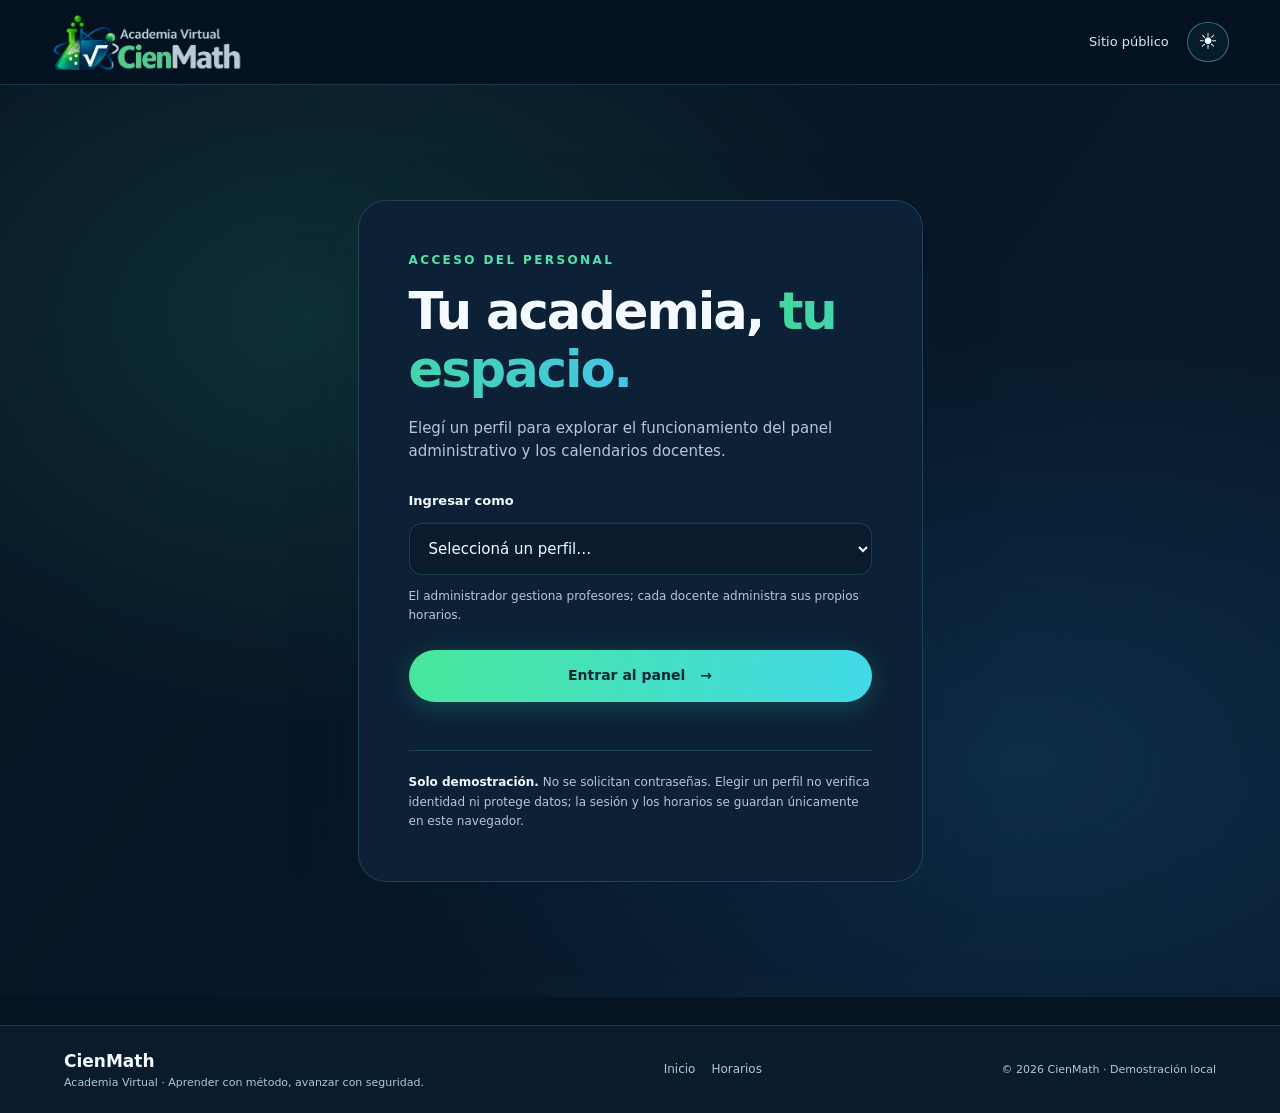
<file: profesores.html>
<!doctype html>
<html lang="es">
<head>
  <link rel="icon" type="image/png" sizes="512x512" href="assets/cienmath-favicon.png">

  <meta charset="utf-8">
  <meta name="viewport" content="width=device-width, initial-scale=1">
  <meta name="theme-color" content="#248363">
  <title>CienMath | Profesores</title>
  <!-- Tema compartido: se aplica antes de pintar la página. -->
  <script src="js/theme.js"></script>
  <link rel="stylesheet" href="css/styles.css">
  <link rel="stylesheet" href="css/site-chrome.css">
  <link rel="stylesheet" href="css/profesores.css">
  <link rel="stylesheet" href="css/tool-theme.css">
  <link rel="stylesheet" href="css/site-shell.css">
  <script src="js/site-shell.js" defer></script>
</head>
<body data-cm-page="profesores" style="visibility:hidden">
  <main class="shell teachers-shell">
    <div data-cm-header></div>

    <div class="teachers-heading">
      <div><h1>Profesores</h1><p>Administrá el equipo docente y sus calendarios.</p></div>
    </div>

    <div class="teachers-note" role="note"><span aria-hidden="true">ⓘ</span><span><strong>Demostración local.</strong> Los cambios solo se guardan en este navegador; el acceso por perfiles es simulado y no protege datos.</span></div>

    <p id="teachers-toast" class="teachers-toast" role="status" aria-live="polite" hidden></p>

    <!-- Un solo control abre y cierra el formulario SIN moverse de lugar. -->
    <div class="teachers-creation" id="teachers-creation">
      <button class="btn primary teachers-creation-toggle" id="teacher-new" type="button" aria-controls="teacher-editor" aria-expanded="false">+ Nuevo profesor</button>
      <section class="teachers-editor" id="teacher-editor" aria-labelledby="form-title" hidden>
        <div class="teachers-editor-head"><h2 id="form-title">Nuevo profesor</h2></div>
      <form id="teacher-form" novalidate>
        <input type="hidden" id="teacher-id">
        <div class="teachers-form-fields">
          <div class="teachers-field"><label for="teacher-name">Nombre completo <span>*</span></label><input id="teacher-name" name="name" type="text" maxlength="100" minlength="3" autocomplete="off" placeholder="Nombre y apellidos" required></div>
          <div class="teachers-field"><label for="teacher-email">Correo electrónico <span class="teachers-optional">Opcional</span></label><input id="teacher-email" name="email" type="email" maxlength="150" autocomplete="off" placeholder="profesor@correo.com"></div>
        </div>
        <fieldset class="teachers-subjects"><legend>Materias que imparte <span>*</span></legend><div id="teacher-subjects" class="teachers-subject-grid"></div></fieldset>
        <div class="teachers-form-bottom"><p id="teacher-feedback" class="teachers-feedback" role="status" aria-live="polite"></p><div class="teachers-form-actions"><button class="btn" type="button" id="teacher-cancel">Cancelar</button><button class="btn primary" type="submit" id="teacher-submit">Crear profesor</button></div></div>
      </form>
      </section>
    </div>

    <section class="teachers-directory" aria-labelledby="list-title">
      <div class="teachers-list-head">
        <div class="teachers-list-title"><h2 id="list-title">Equipo docente</h2><span class="teachers-count" id="teacher-count">0 profesores</span></div>
        <div class="teachers-stats" aria-label="Resumen de profesores"><span><b id="teacher-active-count">0</b> activos</span><span><b id="teacher-inactive-count">0</b> inactivos</span></div>
      </div>
      <div class="teachers-table-head" aria-hidden="true"><span>Profesor</span><span>Materias</span><span>Estado</span><span>Acciones</span></div>
      <div id="teacher-list" class="teachers-list" aria-live="polite"></div>
    </section>
        <!-- Pie institucional compacto; contacto y enlaces se incorporarán con el lobby. -->
    <div data-cm-footer></div>
  </main>
  <script type="module" src="js/profesores.js"></script>
</body>
</html>
</file>
<file: css/lobby.css>
/* CIENMATH · Lobby institucional V13.8.18 · CSS aislado de las herramientas */
:root{color-scheme:light;--page:#f1f7f8;--surface:#fff;--ink:#0c293a;--muted:#506778;--edge:rgba(29,94,104,.17);--card:#fff;--accent:#159f80;--accent2:#1e9dc4}
:root.dark{color-scheme:dark;--page:#061322;--surface:#091b2d;--ink:#f4faff;--muted:#b3c8d6;--edge:rgba(115,214,226,.18);--card:#0c2136;--accent:#52e5a0;--accent2:#52cfff}
*{box-sizing:border-box}html{scroll-behavior:smooth;scroll-padding-top:94px}body{margin:0;background:var(--page);color:var(--ink);font:15px/1.55 system-ui,-apple-system,'Segoe UI',sans-serif;overflow-x:hidden}button,a{font:inherit}a{color:inherit;text-decoration:none}button{cursor:pointer}button:focus-visible,a:focus-visible{outline:3px solid #5deec4;outline-offset:4px}button:disabled{cursor:not-allowed}h1,h2,h3,p{margin-top:0}h1,h2,h3{line-height:1.13;letter-spacing:-.04em}h2{font-size:clamp(2rem,3.2vw,3.4rem)}.skip-link{position:absolute;left:-9999px}.skip-link:focus{left:12px;top:12px;z-index:999;background:white;color:#123;padding:12px}
.lobby-header{position:sticky;top:0;z-index:80;background:rgba(5,18,33,.92);border-bottom:1px solid rgba(89,198,214,.21);backdrop-filter:blur(22px);-webkit-backdrop-filter:blur(22px);color:#f2f9ff}.header-inner{max-width:1500px;margin:auto;min-height:84px;padding:10px clamp(18px,4vw,58px);display:flex;align-items:center;gap:clamp(12px,2.2vw,34px)}.identity{display:flex;align-items:center;gap:8px;flex-shrink:0}.identity-icon{width:54px;height:54px}.identity-type{display:flex;flex-direction:column;line-height:1.03}.identity-type small{font-size:12px;font-weight:550;color:#cce7e8}.identity-type strong{font-size:26px;letter-spacing:-.05em}.identity-type em{font-style:normal;color:#5de4a1}.site-nav{display:flex;align-items:center;gap:clamp(12px,1.6vw,27px);margin-left:auto}.site-nav a{font-size:13px;color:#d1e2ea;white-space:nowrap;transition:color .2s}.site-nav a:hover,.site-nav a.active{color:#58e7ae}.site-nav a.active:after{content:'';display:block;height:2px;background:#55e7ae;border-radius:5px;margin-top:5px}.header-actions{display:flex;align-items:center;gap:10px}.theme-control,.access-button{color:#ecffff;background:rgba(10,37,53,.55);border:1px solid rgba(98,225,222,.44);border-radius:999px;min-height:40px;transition:transform .2s,box-shadow .2s}.theme-control{width:42px;font-size:22px}.access-button{display:flex;align-items:center;gap:8px;padding:0 16px;font-weight:650;font-size:13px}.access-button svg{width:17px;height:17px;stroke:#73e8e1;stroke-width:1.8;fill:none}.theme-control:hover,.access-button:hover{transform:translateY(-2px);box-shadow:0 0 20px rgba(58,220,198,.25)}.micro-demo{font-size:9px;color:#90b9c9;font-weight:500;letter-spacing:.04em}.mobile-menu{display:none}
.hero{position:relative;isolation:isolate;min-height:620px;background:radial-gradient(ellipse at 70% 35%,#103d53 0,transparent 50%),linear-gradient(125deg,#061223 4%,#071e32 65%,#073847 100%);color:#f6fcff;overflow:hidden}.hero-art{position:absolute;z-index:-1;right:0;top:0;width:75%;height:100%;background-image:url('../assets/cienmath-hero-oscuro.webp');background-position:center,center;background-size:auto 100%;background-repeat:no-repeat;opacity:.97;mask-image:linear-gradient(to right,transparent 0%,black 23%);-webkit-mask-image:linear-gradient(to right,transparent 0%,black 23%)}.hero-glow{position:absolute;z-index:-1;inset:0;background:radial-gradient(ellipse at 5% 90%,rgba(4,158,135,.16),transparent 38%),linear-gradient(90deg,rgba(5,16,32,.95) 0%,rgba(5,16,32,.9) 34%,transparent 65%)}.hero-inner{max-width:1500px;min-height:620px;margin:auto;padding:clamp(80px,9vw,145px) clamp(22px,6.5vw,105px) 85px;display:flex;align-items:center}.hero-copy{max-width:800px;position:relative;z-index:2}.eyebrow,.kicker{font-size:12px;letter-spacing:.2em;font-weight:800;color:#55e3ac}.eyebrow{display:flex;align-items:center;gap:12px;margin-bottom:28px}.eyebrow-line{display:inline-block;width:32px;height:2px;background:#54e3a6}.hero h1{font-size:clamp(2.5rem,5.1vw,5.5rem);max-width:890px;letter-spacing:-.055em;margin-bottom:25px;text-wrap:balance}.hero h1 span,.content-section h2 span,.closing h2 span{background:linear-gradient(95deg,#57e79a 5%,#50d3e8 56%,#75b7ff 100%);-webkit-background-clip:text;background-clip:text;color:transparent}.hero-description{font-size:clamp(1rem,1.3vw,1.22rem);line-height:1.5;color:#d1e2ec;max-width:565px;margin-bottom:26px}.subjects-line{display:flex;align-items:center;gap:0;flex-wrap:wrap;margin-bottom:33px}.subjects-line span{font-size:13px;padding:0 15px;border-right:1px solid rgba(132,222,224,.3);white-space:nowrap}.subjects-line span:first-child{padding-left:0}.subjects-line span:last-child{border:0}.hero-buttons,.schedule-actions{display:flex;align-items:center;gap:14px;flex-wrap:wrap}.cta{display:inline-flex;align-items:center;justify-content:center;gap:15px;border-radius:999px;min-height:52px;padding:12px 25px;font-size:14px;font-weight:750;transition:transform .22s,box-shadow .22s;white-space:nowrap}.cta:hover{transform:translateY(-3px)}.cta.primary{background:linear-gradient(105deg,#48e79a,#40d9e8);color:#032536;box-shadow:0 5px 24px rgba(47,229,171,.2)}.cta.primary:hover{box-shadow:0 9px 32px rgba(47,229,171,.4)}.cta.outline{border:1px solid #5bd7df;color:#f1fcff;background:rgba(4,25,45,.55)}.cta.outline:hover{box-shadow:0 0 22px rgba(74,209,227,.2)}.cta small{font-size:9px;opacity:.72;font-weight:600}.hero-note{font-size:11px;color:#a1c0ce;margin-top:25px;margin-bottom:0}.pulse{display:inline-block;width:7px;height:7px;border-radius:50%;background:#52e4a6;box-shadow:0 0 11px #52e4a6;margin-right:8px}.hero-bottom-light{position:absolute;bottom:0;left:0;right:0;height:3px;background:linear-gradient(90deg,transparent,#27a7a4,transparent);opacity:.6}
.benefits{background:linear-gradient(180deg,#06172a,#071b2f);color:#f4fbff;border-top:1px solid rgba(115,223,227,.1);border-bottom:1px solid rgba(115,223,227,.15)}.benefits-inner{max-width:1400px;margin:auto;padding:25px 40px;display:grid;grid-template-columns:repeat(4,1fr)}.benefit{display:flex;align-items:center;gap:14px;padding:6px 26px;border-right:1px solid rgba(111,221,226,.25)}.benefit:last-child{border:0}.benefit-icon{width:44px;height:44px;display:grid;place-items:center;flex-shrink:0;border:1px solid #32cbb7;border-radius:50%;color:#55e4bd;font-size:27px}.benefit b,.benefit small{display:block}.benefit b{font-size:13px}.benefit small{color:#a8c3d1;font-size:11px}
.content-section{max-width:1440px;margin:auto;padding:95px clamp(22px,5vw,75px);scroll-margin-top:86px}.kicker{margin-bottom:13px}.academy-section{display:grid;grid-template-columns:.9fr 1.4fr;gap:48px;align-items:center}.section-heading h2{max-width:550px}.section-heading>p:last-child,.section-title-row>p,.schedule-panel p,.closing p{color:var(--muted);max-width:560px}.subject-cards{display:grid;grid-template-columns:repeat(4,minmax(0,1fr));gap:13px}.subject-card{min-height:240px;border:1px solid var(--edge);border-radius:22px;background:linear-gradient(145deg,rgba(34,179,168,.08),var(--card));padding:28px 16px 20px;text-align:center;display:flex;flex-direction:column;align-items:center;justify-content:center;transition:transform .25s,border-color .25s,box-shadow .25s}.subject-card:hover{transform:translateY(-6px);border-color:rgba(80,221,186,.6);box-shadow:0 14px 40px rgba(2,22,39,.18)}.subject-symbol{font-size:57px;line-height:1;color:#47d5d5;text-shadow:0 0 24px rgba(57,212,198,.4)}.biology .subject-symbol{color:#58e99c}.chemistry .subject-symbol{color:#9ad5ef}.mathematics .subject-symbol{color:#78bbf8}.subject-card h3{font-size:17px;margin:22px 0 9px}.subject-card p{color:var(--muted);font-size:12px;margin:0}.programs-section{padding-top:25px}.section-title-row{display:flex;align-items:end;justify-content:space-between;gap:24px;margin-bottom:30px}.section-title-row h2{margin:0}.section-title-row>p{max-width:310px;margin:0}.program-grid{display:grid;grid-template-columns:repeat(2,minmax(0,1fr));gap:22px}.program-card{position:relative;overflow:hidden;min-height:350px;border-radius:25px;border:1px solid var(--edge);padding:34px;background:radial-gradient(circle at 92% 10%,rgba(44,207,184,.14),transparent 48%),var(--card)}.program-card.featured{background:radial-gradient(circle at 92% 10%,rgba(54,153,238,.21),transparent 52%),var(--card)}.program-top{display:flex;justify-content:space-between;align-items:center}.program-tag{border:1px solid rgba(55,209,163,.36);border-radius:99px;padding:5px 12px;font-size:11px;color:var(--accent);letter-spacing:.1em;font-weight:750}.program-art{font-size:52px;color:rgba(80,224,206,.45)}.program-card h3{font-size:clamp(1.35rem,2vw,2rem);max-width:470px;margin:8px 0 14px}.program-card>p{color:var(--muted);max-width:480px}.program-dates{display:flex;gap:8px;flex-wrap:wrap;margin:20px 0}.program-dates span{border:1px solid var(--edge);border-radius:10px;padding:6px 10px;color:var(--muted);font-size:11px}.program-link{color:var(--accent);font-weight:750;font-size:13px}.program-link span{margin-left:10px}.disclaimer{font-size:11px;color:var(--muted);margin-top:14px}.schedule-section{padding-top:30px}.schedule-panel{display:grid;grid-template-columns:1.15fr .85fr;align-items:center;gap:35px;border:1px solid var(--edge);border-radius:28px;padding:clamp(28px,5vw,60px);background:linear-gradient(110deg,rgba(38,200,158,.08),rgba(32,121,207,.08));overflow:hidden}.schedule-panel h2{max-width:610px}.schedule-actions{margin-top:25px}.text-button{background:transparent;border:0;color:var(--accent);font-weight:700;padding:12px}.text-button small{font-size:9px;color:var(--muted)}.schedule-visual{max-width:400px;width:100%;justify-self:center;transform:rotate(3deg);border:1px solid rgba(89,205,226,.35);border-radius:20px;padding:23px;background:linear-gradient(135deg,#0b2943,#0a3641);box-shadow:0 22px 70px rgba(0,24,44,.25);color:white}.calendar-head{display:flex;justify-content:space-between;font-weight:700;font-size:13px;margin-bottom:23px}.calendar-bars{display:grid;grid-template-columns:repeat(3,1fr);gap:9px}.calendar-bars i{height:38px;border:1px solid rgba(70,208,210,.28);border-radius:7px;background:linear-gradient(145deg,rgba(72,227,159,.27),rgba(73,155,224,.1))}.calendar-bars i:nth-child(2),.calendar-bars i:nth-child(6){background:linear-gradient(135deg,#2de4a4,#36b5df)}.calendar-floating{display:block;color:#8be7cd;font-size:11px;margin-top:16px}.info-section{padding-top:35px}.info-grid{display:grid;grid-template-columns:repeat(3,1fr);gap:20px}.info-card{padding:30px;border-radius:22px;border:1px solid var(--edge);background:var(--card)}.info-symbol{font-size:30px;color:var(--accent)}.info-card h3{font-size:20px;margin:20px 0 12px}.info-card p{color:var(--muted);font-size:13px}.info-card small{font-size:11px;color:var(--muted)}.info-card button{background:none;border:0;color:var(--accent);padding:0;font-weight:750;font-size:12px}.closing{max-width:1300px;margin:0 auto 70px;padding:50px clamp(25px,5vw,65px);display:flex;align-items:center;justify-content:space-between;gap:30px;border-radius:25px;border:1px solid var(--edge);background:linear-gradient(115deg,rgba(35,182,156,.12),rgba(43,120,218,.1))}.closing h2{margin-bottom:13px}.closing p:last-child{margin-bottom:0}.lobby-footer{border-top:1px solid var(--edge);background:var(--surface)}.footer-inner{max-width:1440px;margin:auto;padding:22px clamp(22px,5vw,75px);display:flex;align-items:center;justify-content:space-between;gap:25px}.footer-inner>div:first-child{display:flex;flex-direction:column}.footer-inner strong{font-size:17px}.footer-inner span,.footer-inner small{font-size:11px;color:var(--muted)}.footer-links{display:flex;gap:20px}.footer-links a{font-size:12px;color:var(--muted)}.footer-links a:hover{color:var(--accent)}
.lobby-dialog{width:min(510px,calc(100% - 30px));border:1px solid rgba(89,217,206,.38);border-radius:24px;padding:0;background:var(--card);color:var(--ink);box-shadow:0 24px 90px rgba(0,0,0,.38)}.lobby-dialog::backdrop{background:rgba(0,10,22,.76);backdrop-filter:blur(6px)}.dialog-inner{padding:35px;position:relative}.dialog-close{position:absolute;right:18px;top:14px;border:0;background:transparent;color:var(--muted);font-size:30px}.dialog-inner h2{font-size:28px}.dialog-inner p:not(.kicker){color:var(--muted)}.dialog-inner small,.dialog-footnote{color:var(--muted);font-size:11px}.dialog-links{display:grid;gap:10px;margin:25px 0}.dialog-links a{display:flex;justify-content:space-between;align-items:center;border:1px solid var(--edge);border-radius:12px;padding:15px;color:var(--accent);font-weight:700}.dialog-links a:hover{background:rgba(61,218,180,.08)}#info-dialog-body ul{padding-left:20px;color:var(--muted)}#info-dialog-body li{margin:8px 0}
:root:not(.dark) .hero,:root:not(.dark) .benefits,:root:not(.dark) .lobby-header{color:#f4fbff}:root:not(.dark) .subject-card{box-shadow:0 8px 22px rgba(17,80,93,.04)}
@media(max-width:1220px){.header-inner{gap:13px}.site-nav{gap:13px}.site-nav a{font-size:12px}.identity-type strong{font-size:22px}.identity-icon{width:44px}.academy-section{grid-template-columns:1fr}.subject-cards{max-width:900px}.hero-art{width:64%;opacity:.75}}
@media(max-width:980px){.mobile-menu{display:flex;flex-direction:column;gap:5px;order:3;border:1px solid rgba(98,225,222,.44);border-radius:10px;background:transparent;padding:11px}.mobile-menu span{display:block;width:20px;height:2px;background:#e9fcff}.header-actions{margin-left:auto}.site-nav{display:none;position:absolute;top:100%;left:0;right:0;padding:15px 25px 25px;background:#081b2e;box-shadow:0 18px 24px rgba(0,0,0,.22);flex-direction:column;align-items:stretch;gap:14px}.site-nav.open{display:flex}.site-nav a{font-size:14px}.site-nav a.active:after{display:none}.hero-art{right:-22%;width:86%;opacity:.48}.hero-glow{background:linear-gradient(90deg,rgba(5,16,32,.95),rgba(5,16,32,.65))}.hero h1{font-size:clamp(2.6rem,6vw,4.5rem)}.benefits-inner{grid-template-columns:repeat(2,1fr);gap:20px}.benefit:nth-child(2){border:0}.info-grid{grid-template-columns:1fr 1fr}.info-card:last-child{grid-column:span 2}.closing{margin-left:20px;margin-right:20px}}
@media(max-width:680px){.header-inner{min-height:68px;padding:8px 15px}.identity-icon{width:39px;height:39px}.identity-type strong{font-size:20px}.identity-type small{font-size:9px}.access-button{padding:0 11px;min-height:36px;font-size:12px}.access-button svg{display:none}.theme-control{width:36px;min-height:36px}.mobile-menu{padding:8px}.hero{min-height:590px}.hero-inner{min-height:590px;padding:70px 22px 60px}.hero-art{right:-70%;width:155%;opacity:.34}.hero-glow{background:linear-gradient(90deg,rgba(5,16,32,.94),rgba(5,16,32,.65))}.hero h1{font-size:clamp(2.5rem,9vw,3.5rem)}.eyebrow{font-size:10px;letter-spacing:.12em}.hero-description{font-size:15px}.subjects-line{gap:10px 0}.subjects-line span{font-size:11px;padding:0 9px}.hero-buttons{align-items:stretch}.cta{min-height:48px;padding:10px 18px;font-size:12px}.hero-note{font-size:10px}.benefits-inner{padding:24px 15px;gap:12px}.benefit{padding:5px 8px;gap:9px}.benefit-icon{width:35px;height:35px;font-size:20px}.benefit b{font-size:11px}.benefit small{font-size:10px}.content-section{padding:62px 20px}.subject-cards{grid-template-columns:repeat(2,minmax(0,1fr));gap:10px}.subject-card{min-height:185px;padding:18px 9px}.subject-symbol{font-size:43px}.subject-card h3{font-size:15px;margin-top:12px}.subject-card p{font-size:11px}.section-title-row{align-items:start;flex-direction:column;gap:12px}.program-grid{grid-template-columns:1fr}.program-card{padding:25px;min-height:320px}.schedule-panel{grid-template-columns:1fr;padding:25px}.schedule-visual{max-width:320px}.info-grid{grid-template-columns:1fr}.info-card:last-child{grid-column:auto}.closing{flex-direction:column;align-items:start;padding:30px 24px;margin:0 20px 40px}.footer-inner{flex-direction:column;align-items:start;gap:14px;padding:25px 20px}.footer-links{flex-wrap:wrap}}
@media(prefers-reduced-motion:reduce){html{scroll-behavior:auto}*,*:before,*:after{transition:none!important;animation:none!important}}
</file>
<file: css/site-shell.css>
/* CienMath V13.8.23: identidad compartida, aislada de los estilos de formularios y calendarios. */
.cm-brand{display:inline-flex;align-items:center;flex-shrink:0;line-height:1;text-decoration:none!important;max-width:100%;}
.cm-brand img{display:block;width:clamp(148px,16vw,192px);height:auto;max-width:100%;object-fit:contain;}
.cm-header .header-inner{gap:clamp(10px,1.8vw,26px)}
.cm-header .cm-brand{min-width:0}
.cm-tool-header .cm-brand img{width:clamp(148px,15vw,178px)}
.cm-tool-header .cm-tool-identity{min-width:0;display:flex;flex-direction:column;gap:2px}
.cm-tool-header .cm-tool-identity .muted{font-size:11px;line-height:1.2}
.cm-tool-header .site-header-actions,.cm-tool-header .teachers-nav{display:flex;align-items:center;justify-content:flex-end;flex-wrap:wrap;gap:8px}
.cm-footer{margin-top:28px}
.shell>.cm-footer{border:1px solid var(--line);border-radius:14px;background:var(--surface);}
.shell>.cm-footer .footer-inner{padding:16px 22px;max-width:none}
.shell>.cm-footer .footer-inner strong{color:var(--ink)}
.shell>.cm-footer .footer-inner span,.shell>.cm-footer .footer-inner small,.shell>.cm-footer .footer-links a{color:var(--muted)}
.cm-footer .footer-links{display:flex;gap:16px;flex-wrap:wrap}
@media(max-width:980px){.cm-header .header-inner{gap:9px}.cm-header .cm-brand img{width:clamp(145px,22vw,185px)}}
@media(max-width:680px){
 .cm-header .cm-brand img{width:clamp(125px,35vw,160px)}
 .cm-tool-header{gap:8px;flex-wrap:wrap}
 .cm-tool-header .cm-brand img{width:150px}
 .cm-tool-header .site-header-actions,.cm-tool-header .teachers-nav{gap:5px}
 .cm-tool-header .cm-tool-identity .muted{font-size:10px}
 .cm-header .header-inner{gap:6px}
 .cm-footer .footer-inner{gap:12px}
 .shell>.cm-footer .footer-inner{padding:15px}
}
@media(max-width:680px){
  .cm-header:has(.panel-header-actions) .header-inner{flex-wrap:wrap}
  .cm-header .panel-header-actions{width:100%;justify-content:flex-end}
}

/* V13.8.23 — La barra institucional sigue el modo global; el diseño del resto queda intacto. */
:root:not(.dark) .cm-header.lobby-header {
  background:rgba(250,254,255,.97);color:#123247;
  border-bottom-color:rgba(29,123,143,.19);
  box-shadow:0 5px 20px rgba(12,69,89,.07);
}
:root:not(.dark) .cm-header.lobby-header .site-nav a {color:#25485c}
:root:not(.dark) .cm-header.lobby-header .site-nav a:hover,
:root:not(.dark) .cm-header.lobby-header .site-nav a.active {color:#087f76}
:root:not(.dark) .cm-header.lobby-header .theme-control,
:root:not(.dark) .cm-header.lobby-header .access-button {
  color:#174158;background:#edf8f8;border-color:rgba(20,132,143,.34);
}
:root:not(.dark) .cm-header.lobby-header .access-button svg {stroke:#087f76}
:root:not(.dark) .cm-header.lobby-header .micro-demo {color:#496c7d}
:root:not(.dark) .cm-header.lobby-header .mobile-menu {border-color:rgba(20,132,143,.34)}
:root:not(.dark) .cm-header.lobby-header .mobile-menu span {background:#174158}
:root:not(.dark) .cm-header.lobby-header .panel-admin-name {color:#456b79}
:root:not(.dark) .cm-tool-header {background:color-mix(in srgb,var(--surface) 93%,var(--bg) 7%)}
:root.dark .cm-tool-header {background:rgba(7,26,44,.94)}
/* Anula el antiguo encabezado oscuro permanente de la página de reservas. */
:root:not(.dark) .student-shell .student-top {
  background:#f8fdfd;color:#173b4d;border-color:#cde1e5;
  box-shadow:0 7px 24px rgba(0,37,52,.06);
}
:root:not(.dark) .student-shell .student-top .muted {color:#527180}
:root:not(.dark) .student-shell .student-top .btn {
  background:#edf8f8;border-color:rgba(20,132,143,.34);color:#174158;
}
@media(max-width:980px){
  :root:not(.dark) .cm-header.lobby-header .site-nav {background:#f8fdfd;box-shadow:0 18px 24px rgba(5,44,64,.12)}
}
/* Mismo arte científico del lobby, suavizado con luz sin alterar la imagen original. */
:root:not(.dark) .hero {
  background:radial-gradient(ellipse at 78% 35%,#e0f8f4 0%,transparent 55%),
             linear-gradient(125deg,#f7fdfd 5%,#eaf7fa 64%,#d7f3f1 100%);
  color:#123247;
}
:root:not(.dark) .hero-art {
  background-image:url('../assets/cienmath-hero-claro.webp');
  opacity:1;
}
:root:not(.dark) .hero-glow {
  background:radial-gradient(ellipse at 5% 90%,rgba(4,158,135,.10),transparent 38%),
             linear-gradient(90deg,rgba(248,253,253,.88) 0%,rgba(248,253,253,.48) 40%,transparent 75%);
}
:root:not(.dark) .hero-description,:root:not(.dark) .hero-note {color:#416474}
:root:not(.dark) .hero h1 span {background:linear-gradient(95deg,#087b63 5%,#137a97 56%,#175a9b 100%);-webkit-background-clip:text;background-clip:text;color:transparent}
:root:not(.dark) .hero .eyebrow {color:#078477}
:root:not(.dark) .hero .eyebrow-line {background:#078477}
:root:not(.dark) .hero .subjects-line span {border-color:rgba(20,111,123,.22)}
:root:not(.dark) .hero .cta.outline {background:#fff;color:#16475c;border-color:#64b5bf}
/* Segunda franja oscura en reservas: la misma ilustración, legible en modo claro. */
:root:not(.dark) .student-shell .student-intro {
  color:#123247;
  background:url('../assets/cienmath-hero-claro.webp') center right/cover;
  border-color:#c9e4e4;
}
:root:not(.dark) .student-shell .student-intro h1 {color:#123247}
:root:not(.dark) .student-shell .student-intro p:not(.student-eyebrow) {color:#416474}
:root:not(.dark) .student-shell .student-intro .student-eyebrow {color:#078477}
:root:not(.dark) .student-shell .student-intro-accent {color:#1688a7}

/* V13.8.24 · Navegación unificada, sin alterar las herramientas. */
#panel-admin-mode[hidden],#panel-teacher-mode[hidden]{display:none!important}
.panel-teacher-grid{grid-template-columns:minmax(0,340px)}
/* Identidad Bachillerato: el mismo naranja de la vista estudiantil.
   Solo publicada y SIN reservas. Reservada conserva el violeta existente. */
:root {--cm-bach-open:#b85824;--cm-bach-fill:rgba(204,100,38,.29)}
:root.dark {--cm-bach-open:#f1a16d;--cm-bach-fill:rgba(236,125,58,.34)}
.timecard.bach-class.published:not(.new):not(.booked),
.weekcard.bach-class.published:not(.new):not(.booked){
  background:var(--cm-bach-fill);border-color:var(--cm-bach-open);
}
.timecard.bach-class.published:not(.booked) .bach-label,
.weekcard.bach-class.published:not(.booked) .bach-label{color:var(--cm-bach-open)}
/* Solo vista diaria: aumentar ligeramente el nombre sin cambiar geometría. */
.timecard.bach-class .bach-label{font-size:11.5px;font-weight:850}

/* CienMath: contraste de portada en pantallas estrechas, tema claro. */
@media(max-width:980px){:root:not(.dark) .hero-glow{background:linear-gradient(90deg,rgba(248,253,253,.94),rgba(248,253,253,.36))}}
</file>
<file: css/acceso.css>
/* CienMath · Acceso demo. Hereda identidad y tema del lobby. */
.access-header-right{margin-left:auto;display:flex;align-items:center;gap:18px}.access-home{color:#d5edf2;font-size:13px}.access-home:hover{color:#55e4b1}.access-logo{font-size:36px;color:#54e9aa;line-height:1}.access-main{min-height:calc(100vh - 165px);padding:clamp(55px,9vw,125px) 20px;display:grid;place-items:center;position:relative;isolation:isolate;overflow:hidden}.access-aura{position:absolute;inset:0;z-index:-1;background:radial-gradient(ellipse at 24% 25%,rgba(60,202,154,.15),transparent 43%),radial-gradient(ellipse at 80% 74%,rgba(37,139,218,.17),transparent 45%),linear-gradient(125deg,var(--page),var(--surface))}.access-panel{width:min(100%,565px);padding:clamp(26px,5vw,50px);border:1px solid var(--edge);border-radius:28px;background:var(--card);box-shadow:0 25px 75px rgba(0,25,45,.18)}.access-panel h1{font-size:clamp(2.25rem,4vw,3.8rem);margin-bottom:18px}.access-panel h1 span{background:linear-gradient(100deg,#43d99b,#45c5e8);color:transparent;background-clip:text}.access-intro,.access-hint{color:var(--muted)}.access-intro{margin-bottom:28px}.access-panel form{display:grid;gap:12px}.access-panel label{font-weight:750;font-size:13px}.access-panel select{width:100%;min-height:52px;border:1px solid var(--edge);border-radius:13px;background:var(--surface);color:var(--ink);padding:10px 15px;font:inherit}.access-hint{font-size:12px;margin:0 0 8px}.access-submit{border:0;width:100%;margin-top:6px}.access-feedback{color:#e68572;font-size:12px;min-height:16px;margin:0}.access-notice{border-top:1px solid var(--edge);padding-top:22px;margin-top:20px;color:var(--muted);font-size:12px;line-height:1.6}.access-notice strong{color:var(--ink)}@media(max-width:600px){.access-panel{padding:25px 22px}.access-header-right{gap:10px}.access-home{font-size:11px}}
</file>
<file: css/styles.css>
/* ===========================================================================
   CIENMATH — HOJA DE ESTILOS
   Organización: estilos base + ajustes históricos por versión (V13.1–V13.8.4).

   IMPORTANTE: se conserva el orden original de la cascada CSS para no alterar
   prioridades ni la presentación aprobada. Los bloques por versión reflejan
   ajustes sucesivos; no deben reorganizarse sin pruebas de regresión.

   Limpieza de esta edición:
   - Se eliminó una regla violeta exactamente duplicada.
   - Se recuperó sintaxis CSS escapada por el formato Markdown del pegado.
   - Se aplicó sangría y separación de declaraciones para facilitar su lectura.
   =========================================================================== */

/* 00 — BASE: temas, controles, distribución y componentes del calendario */
:root {
  --bg: #f8faf7;
  --surface: #fff;
  --soft: #eef3ef;
  --ink: #25372b;
  --muted: #637669;
  --line: #d7e3d9;
  --green: #248363;
  --amber: #b88038;
  --blue: #5382a8;
  --red: #b65c4a;
  color-scheme: light;
}
:root.dark {
  --bg: #121b16;
  --surface: #1c2921;
  --soft: #27372d;
  --ink: #edf3ed;
  --muted: #a7b8aa;
  --line: #3b5040;
  --green: #64c99d;
  --amber: #e5a45e;
  --blue: #85b5d8;
  --red: #ee9582;
  color-scheme: dark;
}
* {
  box-sizing: border-box;
}
body {
  margin: 0;
  padding: 18px;
  background: var(--bg);
  color: var(--ink);
  font: 13px/1.45 system-ui,-apple-system,"Segoe UI",sans-serif;
}
button,input,select {
  font: inherit;
}
button {
  cursor: pointer;
}
[hidden] {
  display: none !important;
}
.shell {
  max-width: 1450px;
  margin: auto;
  background: var(--bg);
  border: 1px solid var(--line);
  border-radius: 16px;
  padding: 16px;
  min-height: 430px;
}
.row {
  display: flex;
  align-items: center;
  justify-content: space-between;
  gap: 8px;
}
.brand {
  font-size: 20px;
  font-weight: 850;
  letter-spacing: -.7px;
}
.brand b {
  color: var(--green);
}
.muted {
  font-size: 11px;
  color: var(--muted);
}
.btn {
  border: 1px solid var(--line);
  background: var(--soft);
  color: var(--ink);
  border-radius: 8px;
  padding: 8px 10px;
  font-size: 12px;
  font-weight: 650;
}
.btn:hover {
  border-color: var(--green);
}
.btn.primary {
  background: #267e60;
  color: #fff;
  border-color: #267e60;
}
.btn.danger {
  color: var(--red);
}
.btn.icon {
  width: 32px;
  height: 32px;
  padding: 0;
  display: grid;
  place-items: center;
  font-size: 18px;
}
.btn.plain {
  background: transparent;
  border-color: transparent;
}
.btn:disabled {
  opacity: .42;
  cursor: not-allowed;
}
.full {
  width: 100%;
}
.home {
  min-height: 325px;
  display: flex;
  flex-direction: column;
  align-items: center;
  justify-content: center;
  gap: 18px;
}
.home h2 {
  font-size: 19px;
  margin: 0;
}
.tiles {
  display: flex;
  gap: 12px;
}
.tile {
  width: 136px;
  height: 112px;
  background: var(--surface);
  border: 1px solid var(--line);
  border-radius: 13px;
  color: var(--ink);
  display: flex;
  flex-direction: column;
  align-items: center;
  justify-content: center;
  gap: 7px;
}
.tile:hover {
  border-color: var(--green);
  background: var(--soft);
}
.tile-icon {
  font-size: 27px;
  color: var(--green);
}
.toolbar {
  margin: 16px 0;
  flex-wrap: wrap;
}
.toolbar strong {
  font-size: 16px;
}
.actions {
  display: flex;
  align-items: center;
  gap: 6px;
  flex-wrap: wrap;
}
.layout {
  display: grid;
  grid-template-columns: 166px minmax(0,1fr);
  grid-template-areas: ". heading" "tools calendar";
  grid-template-rows: auto auto;
  gap: 0 20px;
  align-items: start;
}
/* La cabecera queda sobre el calendario; el constructor empieza en el
   mismo borde superior que el área de Día / Semana / Año. */
.layout > .calhead { grid-area: heading; }
.layout > .form { grid-area: tools; }
.layout > .calendar { grid-area: calendar; }

.form {
  display: flex;
  flex-direction: column;
  gap: 8px;
  padding: 10px;
  border: 1px solid var(--line);
  border-radius: 14px;
  background: var(--surface);
}
.form h3 {
  font-size: 15px;
  margin: 0;
}
.field {
  display: flex;
  flex-direction: column;
  gap: 3px;
  min-width: 0;
}
label {
  font-size: 11px;
  font-weight: 700;
  color: var(--ink);
}
input,select {
  height: 35px;
  width: 100%;
  min-width: 0;
  background: var(--soft);
  border: 1px solid var(--line);
  border-radius: 7px;
  color: var(--ink);
  padding: 5px 7px;
  font-size: 12px;
  color-scheme: inherit;
}
select {
  appearance: auto;
}
select option {
  background: var(--surface);
  color: var(--ink);
}
input:focus,select:focus {
  outline: 1px solid var(--green);
}
.method {
  display: flex;
  flex-direction: column;
  gap: 5px;
}
.method strong {
  font-size: 12px;
}
.pair {
  display: grid;
  grid-template-columns: 1fr 1fr;
  gap: 6px;
}
.repeat {
  display: flex;
  flex-direction: column;
  gap: 8px;
  background: var(--soft);
  border-radius: 9px;
  padding: 10px;
}
/* Repetición desacoplada del ancho del constructor (166 px).
   Se mantiene visible al navegar y puede moverse sin reflujo. */
.repeat-window {
  position: fixed;
  z-index: 9500;
  width: 230px;
  max-width: calc(100vw - 16px);
  max-height: min(640px, calc(100vh - 16px));
  overflow-y: auto;
  overscroll-behavior: contain;
  border: 1px solid var(--line);
  box-shadow: 0 10px 30px rgba(0,0,0,.19);
  color: var(--ink);
}
.repeat-window-head {
  display: flex;
  align-items: center;
  justify-content: space-between;
  gap: 8px;
  margin: -10px -10px 8px;
  padding: 7px 10px;
  background: var(--surface);
  border-bottom: 1px solid var(--line);
  border-radius: 9px 9px 0 0;
  cursor: grab;
  touch-action: none;
  user-select: none;
  font-size: 11px;
  font-weight: 750;
}
.repeat-window-head:active { cursor: grabbing; }
.repeat-window-close {
  width: 25px;
  height: 25px;
  border: 1px solid var(--line);
  border-radius: 7px;
  background: var(--soft);
  color: var(--ink);
  font-size: 18px;
  line-height: 1;
}

.days {
  display: grid;
  grid-template-columns: repeat(7,minmax(0,1fr));
  gap: 3px;
}
.days button {
  background: var(--surface);
  border: 1px solid var(--line);
  color: var(--ink);
  border-radius: 5px;
  padding: 6px 0;
  font-size: 10px;
}
.days button.active {
  background: #267e60;
  color: #fff;
  border-color: #267e60;
}
.calendar {
  min-width: 0;
}
.calhead {
  display: flex;
  align-items: center;
  justify-content: space-between;
  gap: 8px;
  flex-wrap: wrap;
  margin-bottom: 12px;
}
.calhead strong {
  font-size: 16px;
}
.pill {
  background: rgba(36,131,99,.12);
  color: var(--green);
  font-size: 10px;
  border-radius: 20px;
  padding: 5px 8px;
}
.nav {
  display: flex;
  align-items: center;
  gap: 5px;
}
.nav input {
  width: 119px;
  height: 32px;
  font-size: 11px;
}
.daymap {
  background: var(--surface);
  border: 1px solid var(--line);
  border-radius: 12px;
  padding: 12px;
  min-height: 280px;
}
.daylegend {
  display: grid;
  grid-template-columns: 48px minmax(0,1fr);
  gap: 8px;
  margin-bottom: 9px;
  text-align: center;
  font-size: 11px;
  font-weight: 750;
}
.daylegend.conflicting {
  grid-template-columns: 48px minmax(0,1fr) minmax(0,1fr);
}
.existing-label {
  color: var(--green);
}
.proposed-label {
  color: var(--amber);
}
.timeline {
  display: grid;
  grid-template-columns: 48px minmax(0,1fr);
  gap: 8px;
}
.timeline.conflicting {
  grid-template-columns: 48px minmax(0,1fr) minmax(0,1fr);
}
.axis {
  position: relative;
}
.axislabel {
  position: absolute;
  right: 1px;
  transform: translateY(-50%);
  font-size: 10px;
  color: var(--muted);
  font-variant-numeric: tabular-nums;
  opacity: .72;
}
.track {
  position: relative;
  border-left: 1px solid var(--line);
  border-radius: 4px;
  background: rgba(120,130,120,.035);
  min-width: 0;
}
.tick {
  position: absolute;
  left: 0;
  right: 0;
  border-top: 1px solid var(--line);
  opacity: .55;
  pointer-events: none;
}
.timecard {
  position: absolute;
  left: 5px;
  right: 5px;
  border: 1px solid rgba(36,131,99,.45);
  background: rgba(36,131,99,.12);
  border-radius: 7px;
  padding: 6px;
  display: flex;
  flex-direction: column;
  gap: 2px;
  align-items: flex-start;
  text-align: left;
  overflow: hidden;
  z-index: 2;
  color: var(--ink);
}
.timecard.new {
  background: rgba(184,128,56,.22);
  border-color: var(--amber);
}
.timecard.published {
  background: rgba(83,130,168,.13);
  border-color: var(--blue);
}
.timecard.booked {
  border-color: var(--red);
}
.timecard.active {
  outline: 2px solid var(--amber);
  outline-offset: 1px;
  z-index: 4;
}
.timecard .hours {
  font-size: 12px;
  font-weight: 800;
  font-variant-numeric: tabular-nums;
}
.timecard .tag {
  font-size: 10px;
  color: var(--green);
}
.timecard.new .tag {
  color: var(--amber);
}
.timecard.booked .tag {
  color: var(--red);
}
.timecard.tiny {
  padding: 3px 5px;
  justify-content: center;
}
.timecard.tiny .tag {
  display: none;
}
.timecard.tiny .hours {
  font-size: 10px;
}
.empty {
  padding: 12px 0;
  text-align: center;
}
.week {
  display: grid;
  grid-template-columns: repeat(7,minmax(0,1fr));
  gap: 6px;
  width: 100%;
}
.weekday {
  text-align: center;
  font-size: 11px;
  font-weight: 750;
  padding: 3px 0 9px;
}
.lane {
  position: relative;
  min-width: 0;
  background: transparent;
  border-radius: 6px;
  min-height: 130px;
}
.weekcard {
  position: absolute;
  left: 3px;
  right: 3px;
  border: 1px solid rgba(36,131,99,.35);
  border-radius: 7px;
  background: rgba(36,131,99,.09);
  color: var(--ink);
  padding: 7px 3px;
  overflow: hidden;
  text-align: center;
  z-index: 1;
  display: flex;
  flex-direction: column;
  justify-content: center;
  gap: 3px;
}
.weekcard .hours {
  font-size: 10px;
  font-weight: 750;
  overflow-wrap: anywhere;
  font-variant-numeric: tabular-nums;
}
.weekcard .tag {
  font-size: 9px;
  color: var(--green);
}
.weekcard.new {
  left: 25%;
  right: 2px;
  z-index: 3;
  background: rgba(222,158,62,.70);
  border-color: var(--amber);
  color: var(--ink);
}
.weekcard.new .tag {
  color: var(--ink);
  font-weight: 750;
}
.weekcard.active {
  outline: 2px solid var(--amber);
  z-index: 4;
}
.weekcard.booked {
  border-color: var(--red);
}
.weekcard.published:not(.new) {
  border-color: var(--blue);
  background: rgba(83,130,168,.15);
}
.floating {
  position: fixed;
  z-index: 9999;
  top: 13%;
  left: 50%;
  transform: translateX(-50%);
  width: min(375px,94vw);
  max-height: 85vh;
  border: 1px solid var(--line);
  border-radius: 13px;
  background: var(--surface);
  color: var(--ink);
  box-shadow: 0 20px 60px rgba(0,0,0,.32);
  display: flex;
  flex-direction: column;
  overflow: hidden;
}
.floathead {
  display: flex;
  justify-content: space-between;
  align-items: center;
  gap: 8px;
  background: var(--soft);
  padding: 10px 12px;
  cursor: grab;
  user-select: none;
  touch-action: none;
}
.floathead strong {
  font-size: 14px;
}
.floatbody {
  padding: 12px;
  display: flex;
  flex-direction: column;
  gap: 10px;
  overflow-y: auto;
  min-height: 0;
}
.amberbadge {
  display: inline-block;
  white-space: nowrap;
  background: rgba(184,128,56,.16);
  color: var(--amber);
  border-radius: 20px;
  padding: 3px 7px;
  font-size: 10px;
  font-weight: 800;
}
.editgrid {
  display: grid;
  grid-template-columns: 1fr 1fr;
  gap: 8px;
  margin-bottom: 10px;
}
.edit-hours {
  font-size: 16px;
}
.validation {
  font-size: 11px;
  color: var(--muted);
  line-height: 1.5;
  margin: 0;
}
.status {
  margin-top: 15px;
  flex-wrap: wrap;
}
.batchbar {
  display: flex;
  background: var(--surface);
  border: 1px solid var(--line);
  border-radius: 10px;
  padding: 10px;
  margin: 12px 0;
  gap: 8px;
  flex-wrap: wrap;
  align-items: center;
  justify-content: space-between;
}
.batchbar .muted {
  min-width: 130px;
}
.message {
  margin-top: 9px;
  min-height: 15px;
}
@media (max-width:700px) {
  body {
    padding: 6px;
  }
  .shell {
    padding: 10px;
  }
  .week {
    gap: 3px;
  }
  .weekcard .hours {
    font-size: 9px;
  }
  .weekcard .tag {
    font-size: 8px;
  }
  .timecard .hours {
    font-size: 11px;
  }
}

/* ================================================================

   V13.1 — CALIBRACIÓN DE ANCHOS (sin modificar estilos aprobados)

   Se mantienen los componentes originales; solo se limitan medidas.

   ================================================================ */
.shell {
  max-width: 1250px;
}
.layout {
  grid-template-columns: 166px minmax(0,1050px);
  justify-content: center;
  column-gap: 16px;
}
.calendar {
  width: 100%;
  max-width: 1050px;
}
.form {
  width: 100%;
  max-width: 166px;
  height: clamp(320px, 76vh, 640px);
  min-height: 320px;
  max-height: 640px;
  overflow-y: auto;
  overscroll-behavior-y: contain;
  align-self: start;
}
/* Controles del constructor: misma altura, radio y espaciado. */
.form .field input,.form .field select {
  width: min(100px, 100%);
  max-width: 100%;
  height: 28px;
  padding: 4px;
  border-radius: 8px;
  font-size: 12px;
}
/* El panel flotante tiene un ancho propio de 230 px;
   no hereda el ancho de la columna del constructor. */
.days {
  grid-template-columns: repeat(7,minmax(0,1fr));
}
.days button {
  min-width: 0;
}

/* ================================================================

   V13.2 — CORRECCIÓN QUIRÚRGICA: CALENDARIO SEMANAL

   La posición temporal prevalece sobre alturas mínimas; las tarjetas

   contiguas no se pisan. Abanico solo para coincidencias reales.

   ================================================================ */
.weekcard {
  min-height: 0;
}
.weekcard.compact {
  padding: 2px 2px;
  gap: 0;
}
.weekcard.compact .hours {
  font-size: 9px;
  line-height: 1.1;
}
.weekcard.compact .tag {
  display: none;
}
.weekcard.micro {
  padding: 0 1px;
}
.weekcard.micro .hours {
  font-size: 0;
}
.weekcard.micro::after {
  content: "·";
  font-size: 12px;
  line-height: 1;
  color: var(--green);
}
.weekcard.fanned:not(.new) {
  right: 25%;
  z-index: 2;
}
.weekcard.fanned.new {
  left: 25%;
  right: 2px;
  z-index: 3;
  background: rgba(222,158,62,.65);
}
.weekcard.new:not(.fanned) {
  left: 3px;
  right: 3px;
  background: rgba(36,131,99,.09);
  border-color: rgba(36,131,99,.35);
}

/* Limitar la longitud de tarjetas en días sin coincidencias. */
.daymap:not(:has(.timeline.conflicting)) {
  max-width: 530px;
}
@media (max-width:600px) {
  .daymap:not(:has(.timeline.conflicting)) {
    max-width: 100%;
  }
}

/* ================================================================

   V13.3 — AJUSTES AISLADOS DE PROPORCIÓN

   1. El mapa diario conserva ancho suficiente para dos carriles.

   2. Las tarjetas de un solo carril tienen un máximo legible.

   3. Los controles del constructor no se estiran en pantallas medianas.

   ================================================================ */
.daymap:not(:has(.timeline.conflicting)) {
  max-width: 700px;
}
.daymap:not(:has(.timeline.conflicting)) .timeline,

.daymap:not(:has(.timeline.conflicting)) .daylegend {
  grid-template-columns: 48px minmax(0,315px);
}
.daymap .timeline.conflicting,

.daymap .daylegend.conflicting {
  grid-template-columns: 48px minmax(0,1fr) minmax(0,1fr);
}

/* Los horarios siguen proporcionales a los minutos, no al ancho de pantalla. */
.form .field input[type=date] {
  max-width: 100px;
}
.form .field input[type=time] {
  max-width: 100px;
}
.form .field select {
  max-width: 100px;
}
.form #duration {
  max-width: 154px;
}
.form #count {
  max-width: 125px;
}
.form .pair {
  max-width: 230px;
}
.form .repeat {
  max-width: 100%;
}
@media (min-width:851px) {
  .form {
    max-width: 166px;
  }
}
@media (max-width:480px) {
  .daymap:not(:has(.timeline.conflicting)) .timeline,

  .daymap:not(:has(.timeline.conflicting)) .daylegend {
    grid-template-columns: 38px minmax(0,1fr);
  }
  .daymap .timeline.conflicting,.daymap .daylegend.conflicting {
    grid-template-columns: 38px minmax(0,1fr) minmax(0,1fr);
  }
}

/* Las propuestas pendientes también se distinguen en vista semanal. */
.weekcard.new:not(.fanned) {
  left: 3px;
  right: 3px;
  background: rgba(222,158,62,.25);
  border-color: var(--amber);
}

/* ================================================================

   V13.4 — MODO ELIMINAR / REPETICIÓN CON RANGO

   Añadidos aislados: no modifica geometría aprobada de los calendarios.

   ================================================================ */
/* Encabezado estable: el título no desplaza los interruptores. */
.repeat-heading {
  display: grid;
  grid-template-columns: minmax(0, 1fr);
  align-items: center;
  gap: 6px;
}
.repeat-heading > strong {
  grid-column: 1;
}
.repeat-heading > label:last-child {
  justify-self: start;
}
/* Con 230 px, los dos interruptores vuelven a compartir una fila. */
.repeat-window .repeat-heading {
  grid-template-columns: repeat(2, minmax(0, 1fr));
}
.repeat-window .repeat-heading > strong {
  grid-column: 1 / -1;
}

.erase-switch {
  display: flex;
  align-items: center;
  gap: 5px;
  font-size: 10px;
  font-weight: 700;
  color: var(--muted);
  cursor: pointer;
  user-select: none;
}
.erase-switch input {
  position: absolute;
  opacity: 0;
  width: 1px;
  height: 1px;
  pointer-events: none;
}
.switch-track {
  width: 31px;
  height: 18px;
  border-radius: 20px;
  background: var(--line);
  border: 1px solid var(--muted);
  position: relative;
  display: inline-block;
  flex-shrink: 0;
  transition: background .15s;
}
.switch-track:before {
  content: "";
  position: absolute;
  left: 2px;
  top: 2px;
  width: 12px;
  height: 12px;
  background: var(--surface);
  border-radius: 50%;
  transition: transform .15s;
}
.erase-switch input:checked+.switch-track {
  background: var(--amber);
  border-color: var(--amber);
}
.erase-switch[for="reserve-mode"] input:checked+.switch-track {
  background: var(--violet);
  border-color: var(--violet);
}
.erase-switch input:checked+.switch-track:before {
  transform: translateX(13px);
}
.erase-switch input:focus-visible+.switch-track {
  outline: 2px solid var(--amber);
  outline-offset: 2px;
}
.repeat-dates {
  display: grid;
  grid-template-columns: 1fr 1fr;
  gap: 6px;
}
.repeat-dates .field {
  min-width: 0;
}
.repeat-dates input[type=date] {
  font-size: 11px;
  padding: 5px 3px;
  max-width: 100%;
  width: 100%;
  min-width: 0;
}
.erase-summary {
  margin: 0;
  font-size: 11px;
  color: var(--amber);
  line-height: 1.4;
}
.erase-mode .repeat {
  background: color-mix(in srgb, var(--soft) 88%, var(--amber) 12%);
  outline: 1px solid var(--amber);
}
.erase-mode .repeat-heading strong {
  color: var(--amber);
}
.erase-mode .days button.active {
  background: var(--amber);
  border-color: var(--amber);
  color: #fff;
}
.erase-mode .btn.erase-action {
  background: #9a6332;
  color: #fff;
  border-color: #9a6332;
}
.erase-mode .daymap,.erase-mode #weekarea {
  outline: 1px solid rgba(184,128,56,.6);
  border-radius: 12px;
}
.erase-mode .daymap .existing-label {
  color: var(--amber);
}
.erase-mode .timecard.erase-target,.erase-mode .weekcard.erase-target {
  background: rgba(184,128,56,.30) !important;
  border: 2px solid var(--amber) !important;
  color: var(--ink);
  z-index: 4;
}
.erase-mode .timecard.erase-target .tag,.erase-mode .weekcard.erase-target .tag {
  color: var(--amber);
}
.erase-mode .timecard.erase-protected,.erase-mode .weekcard.erase-protected {
  opacity: .72;
}
@media (max-width:480px) {
  .repeat-dates {
    grid-template-columns: 1fr 1fr;
  }
}

/* ================================================================

   V13.5 — VISTA ANUAL / RESERVADAS VIOLETA / FORMULARIO RESPONSIVE

   Los calendarios día y semana conservan sus dimensiones y lógica.

   ================================================================ */
:root {
  --violet: #8766bd;
}
:root.dark {
  --violet: #bea2f2;
}
.timecard.booked,.weekcard.booked {
  border-color: var(--violet);
  background: rgba(135,102,189,.19);
}
.timecard.booked .tag,.weekcard.booked .tag {
  color: var(--violet);
}
.view-switch {
  display: flex;
  align-items: center;
  gap: 3px;
  padding: 3px;
  border: 1px solid var(--line);
  border-radius: 10px;
  background: var(--surface);
}
.view-switch .btn {
  border-color: transparent;
  background: transparent;
  padding: 6px 11px;
}
.view-switch .btn.active {
  background: var(--soft);
  border-color: var(--line);
  color: var(--green);
}
.yearnav {
  display: flex;
  align-items: center;
  gap: 8px;
}
.yearnav strong {
  min-width: 42px;
  text-align: center;
  font-size: 13px;
}
#yeararea {
  padding: 13px;
  background: var(--surface);
  border: 1px solid var(--line);
  border-radius: 12px;
}
.year-grid {
  display: grid;
  grid-template-columns: repeat(6,minmax(0,155px));
  gap: 12px 10px;
  justify-content: center;
}
.year-month {
  min-width: 0;
  background: var(--bg);
  border: 1px solid var(--line);
  border-radius: 9px;
  padding: 8px 5px 7px;
}
.year-month h4 {
  text-transform: capitalize;
  text-align: center;
  margin: 0 0 7px;
  font-size: 12px;
  font-weight: 750;
}
.year-days {
  display: grid;
  grid-template-columns: repeat(7,minmax(0,1fr));
  grid-template-rows: 16px repeat(6,24px);
  gap: 2px 0;
  align-items: center;
}
.year-weekday {
  font-size: 9px;
  color: var(--muted);
  font-weight: 700;
  text-align: center;
}
.year-day {
  position: relative;
  width: 100%;
  height: 24px;
  min-width: 0;
  padding: 0 0 5px;
  border: 1px solid transparent;
  background: transparent;
  color: var(--ink);
  font-size: 10px;
  border-radius: 5px;
  font-variant-numeric: tabular-nums;
  cursor: pointer;
}
.year-day:hover,.year-day:focus-visible {
  background: var(--soft);
  border-color: var(--green);
  outline: none;
}
.year-day.today-selected {
  outline: 1px solid var(--green);
  outline-offset: -1px;
}
.year-dots {
  position: absolute;
  left: 0;
  right: 0;
  bottom: 1px;
  display: flex;
  justify-content: center;
  gap: 2px;
  pointer-events: none;
}
.dot {
  display: inline-block;
  width: 5px;
  height: 5px;
  border-radius: 50%;
  background: var(--green);
  flex-shrink: 0;
}
.dot.published {
  background: var(--blue);
}
.dot.booked {
  background: var(--violet);
}
.dot.conflict {
  background: var(--amber);
}
.year-legend {
  display: flex;
  gap: 14px;
  flex-wrap: wrap;
  justify-content: center;
  margin-top: 13px;
  font-size: 11px;
  color: var(--muted);
}
.year-legend span {
  display: inline-flex;
  align-items: center;
  gap: 5px;
}
@media (max-width:1100px) {
  .year-grid {
    grid-template-columns: repeat(3,minmax(0,155px));
  }
}

/* ================================================================

   CONTENEDORES Y RESPONSIVE COMPARTIDOS — DÍA / SEMANA / AÑO

   Un único ancho de calendario y un único flujo de formulario.

   ================================================================ */
/* Las tres vistas comparten exactamente la misma altura exterior.
   El contenido extenso se desplaza por dentro, sin alargar la página. */
.daymap, #weekarea, #yeararea {
  width: 100%;
  height: clamp(320px, 76vh, 640px);
  min-height: 320px;
  max-height: 640px;
  overflow-y: auto;
  overscroll-behavior-y: contain;
  scrollbar-gutter: stable;
}
#weekarea {
  padding: 12px;
  background: var(--surface);
  border: 1px solid var(--line);
  border-radius: 12px;
}

/* El fondo diario ocupa todo el ancho del calendario; las tarjetas

   siguen teniendo su ancho legible dentro de la línea temporal. */
.daymap:not(:has(.timeline.conflicting)) {
  max-width: 100%;
}
@media (max-width:850px) {
  .layout {
    grid-template-columns: minmax(0,1fr);
    grid-template-areas: "heading" "tools" "calendar";
    gap: 12px;
    justify-content: stretch;
  }
  .calendar {
    width: 100%;
    max-width: 100%;
    min-width: 0;
  }
  .form {
    display: flex;
    flex-direction: row;
    flex-wrap: wrap;
    align-items: flex-end;
    align-content: flex-start;
    justify-content: flex-start;
    width: 100%;
    max-width: 100%;
    min-width: 0;
    height: auto;
    min-height: 0;
    max-height: 640px;
    overflow-y: auto;
    gap: 10px 12px;
  }
  .form h3 {
    flex: 0 0 100%;
    margin: 0;
  }
  .form>.field {
    flex: 0 1 175px;
    width: 175px;
    max-width: 100%;
    min-width: 0;
  }
  .form>.field input,.form>.field select {
    width: 100%;
  }

  /* Generar mediante y Cantidad: dos controles alineados y compactos. */
  .form .method {
    position: relative;
    display: flex;
    flex-direction: row;
    flex-wrap: wrap;
    align-items: flex-end;
    align-self: flex-end;
    flex: 0 1 355px;
    width: 355px;
    max-width: 100%;
    gap: 8px;
  }
  .form .method strong {
    position: absolute;
    top: 0;
    left: 0;
    line-height: 16px;
  }
  .form .method .field:first-of-type {
    flex: 1 1 190px;
    min-width: 0;
    padding-top: 19px;
  }
  .form .method .field:last-of-type {
    flex: 1 1 125px;
    min-width: 0;
  }
  .form .method .field select,.form .method .field input {
    width: 100%;
    max-width: 100%;
  }
  .form .calc {
    flex: 0 1 170px;
    min-width: 130px;
    align-self: center;
  }
  .form .pair {
    display: flex;
    flex: 0 0 auto;
    width: auto;
    max-width: 100%;
    gap: 6px;
    align-self: flex-end;
  }
  .form .pair .btn {
    min-width: 120px;
  }
  .form .repeat {
    flex: 0 0 100%;
    width: 100%;
    max-width: 100%;
    align-self: flex-start;
  }
}
@media (max-width:480px) {
  .form>.field {
    flex-basis: 145px;
  }
  .form .method {
    flex-basis: 100%;
  }
  .form .pair {
    flex-wrap: wrap;
  }
  .form .pair .btn {
    min-width: 110px;
  }
}

/* V13.6 — Atributos compactos por clase; sin modificar los controles anteriores. */
.class-attributes,.edit-attributes {
  display: flex;
  flex-direction: column;
  gap: 6px;
}
.class-attributes {
  padding: 7px 0;
  border-top: 1px solid var(--line);
  border-bottom: 1px solid var(--line);
}
.edit-attributes {
  padding: 8px 0;
  border-top: 1px solid var(--line);
  border-bottom: 1px solid var(--line);
}
.attribute-line {
  display: flex;
  align-items: center;
  justify-content: space-between;
  gap: 8px;
  min-height: 27px;
}
.attribute-switch {
  font-size: 11px;
  color: var(--ink);
  gap: 7px;
}
.attribute-switch input:checked+.switch-track {
  background: var(--green);
  border-color: var(--green);
}
.attribute-switch input:focus-visible+.switch-track {
  outline-color: var(--green);
}
.attribute-capacity {
  display: flex;
  align-items: center;
  gap: 5px;
  font-size: 10px;
  color: var(--muted);
}
.attribute-capacity input {
  width: 38px;
  min-width: 38px;
  height: 28px;
  text-align: center;
  padding: 1px;
  border-radius: 8px;
  font-size: 11px;
}
.attribute-capacity input:disabled {
  opacity: .35;
}
.form>.class-attributes {
  width: 100%;
  max-width: 100%;
}
@media (max-width:850px) {
  .form>.class-attributes {
    flex: 0 0 230px;
    align-self: flex-end;
    max-width: 100%;
  }
}

/* V13.7 — Lectura mejorada sin cambiar la geometría ni la lógica de los horarios. */
.timecard .hours {
  font-size: 14px;
  line-height: 1.2;
  font-weight: 850;
}
.timecard .tag {
  font-size: 13px;
  line-height: 1.25;
  font-weight: 750;
}
.timecard .class-meta {
  font-size: 13px;
  line-height: 1.3;
  color: var(--ink);
  font-weight: 600;
  overflow-wrap: anywhere;
}
.weekcard {
  /* La escala compartida permite leer cuatro líneas sin rozar el borde. */
  padding: 3px 3px;
  gap: 1px;
}
.weekcard .hours {
  font-size: 12px;
  line-height: 1.12;
  font-weight: 850;
}
.weekcard .tag {
  font-size: 11px;
  line-height: 1.1;
  font-weight: 750;
}
.weekcard .class-meta {
  font-size: 11px;
  line-height: 1.1;
  font-weight: 650;
  color: var(--ink);
  overflow-wrap: anywhere;
}
.weekcard.compact .hours {
  font-size: 11px;
}
.weekcard.compact .tag,.weekcard.compact .class-meta {
  display: none;
}
.weekcard.micro .hours {
  font-size: 0;
}
.timecard.tiny .hours {
  font-size: 11px;
}
.timecard.tiny .tag,.timecard.tiny .class-meta {
  display: none;
}
.timecard.booked .tag,.weekcard.booked .tag {
  color: var(--violet);
}

/* Reservas en lote: selección violeta, sin eliminar clases. */
.reserve-options {
  display: flex;
  align-items: center;
  justify-content: space-between;
  gap: 8px;
  font-size: 11px;
  font-weight: 700;
}
.reserve-options select {
  width: 130px;
  padding: 5px;
  font-size: 11px;
}
.reserve-summary {
  margin: 0;
  font-size: 11px;
  color: var(--violet);
  line-height: 1.4;
}
.reserve-mode .repeat {
  outline: 1px solid var(--violet);
  background: color-mix(in srgb, var(--soft) 93%, var(--violet) 7%);
}
.reserve-mode .repeat-heading strong {
  color: var(--violet);
}
.reserve-mode .timecard.reserve-target,.reserve-mode .weekcard.reserve-target {
  border: 2px solid var(--violet) !important;
  background: rgba(135,102,189,.28) !important;
  z-index: 4;
}
.reserve-button.is-booked {
  border-color: var(--violet);
  color: var(--violet);
}
@media (max-width:700px) {

  /* Las 7 columnas conservan un ancho legible y se desplazan horizontalmente. */
  #weekarea {
    overflow-x: auto;
    overscroll-behavior-x: contain;
  }
  #weekarea .week {
    min-width: 735px;
  }
  .weekcard .hours {
    font-size: 12px;
  }
  .weekcard .tag,.weekcard .class-meta {
    font-size: 11px;
  }
  .timecard .hours {
    font-size: 14px;
  }
}

/* V13.8 — Restauración del navegador diario, legibilidad y selección directa. */
.timecard .class-meta {
  display: flex;
  flex-wrap: wrap;
  gap: 0 7px;
  align-items: center;
  font-size: 13px;
  line-height: 1.2;
}
.timecard .class-meta span+span::before {
  content: "· ";
  color: var(--muted);
}
.timecard.compact {
  padding: 3px 6px;
  gap: 1px;
  justify-content: center;
}
.timecard.compact .class-meta {
  display: none;
}
.timecard.compact .hours {
  font-size: 13px;
}
.timecard.tiny {
  padding: 1px 4px;
  justify-content: center;
  gap: 0;
}
.timecard.tiny .tag,.timecard.tiny .class-meta {
  display: none;
}
.weekcard .class-meta {
  display: flex;
  flex-direction: column;
  gap: 1px;
}
.weekcard .class-meta span {
  display: block;
}
.weekcard.compact .class-meta,.weekcard.micro .class-meta {
  display: none;
}
.selection-switch {
  width: 100%;
  justify-content: space-between;
  padding: 4px 0;
}
.selection-tools {
  display: flex;
  flex-direction: column;
  gap: 7px;
  border-top: 1px solid var(--line);
  padding-top: 7px;
}
.selection-tools p {
  margin: 0;
}
.selection-actions {
  display: grid;
  grid-template-columns: 1fr 1fr;
  gap: 5px;
}
.selection-actions .btn:last-child {
  grid-column: span 2;
}
.select-mode .timecard:not(.new),.select-mode .weekcard:not(.new) {
  cursor: crosshair;
}
.select-mode .timecard.direct-selected,.select-mode .weekcard.direct-selected {
  outline: 3px solid var(--amber);
  outline-offset: 0;
  z-index: 5;
  box-shadow: inset 0 0 0 1px var(--surface);
}
.weekday.day-selectable {
  cursor: pointer;
  border-radius: 5px;
  border: 1px dashed var(--line);
  padding: 5px 0;
}
.weekday.day-selectable:hover,.weekday.day-selected {
  background: rgba(184,128,56,.18);
  border-color: var(--amber);
}
.year-day.year-selectable {
  outline: 1px dashed var(--amber);
  outline-offset: -2px;
}
.year-day.day-selected {
  background: rgba(184,128,56,.35);
  outline: 2px solid var(--amber);
  outline-offset: -2px;
}
#select-day {
  font-size: 11px;
  padding: 7px;
}
@media (max-width:700px) {
  .calhead {
    gap: 6px;
  }
  .nav input {
    width: 112px;
  }
  #select-day {
    order: 3;
  }
}

/* V13.8.2 — Estados de tarjetas legibles en tema claro y oscuro.

   La reserva domina visualmente sobre el estado de publicación. */
:root {
  --card-draft: rgba(36,131,99,.24);
  --card-published: rgba(83,130,168,.29);
  --card-booked: rgba(135,102,189,.35);
}
:root.dark {
  --card-draft: rgba(58,163,110,.29);
  --card-published: rgba(83,145,200,.34);
  --card-booked: rgba(145,104,212,.40);
}
.timecard:not(.new):not(.published):not(.booked),.weekcard:not(.new):not(.published):not(.booked) {
  background: var(--card-draft);
  border-color: var(--green);
}
.timecard.published:not(.booked),.weekcard.published:not(.new):not(.booked) {
  background: var(--card-published);
  border-color: var(--blue);
}
.timecard.booked,.weekcard.booked,.weekcard.published.booked:not(.new) {
  background: var(--card-booked);
  border-color: var(--violet);
}
.timecard.booked .tag,.weekcard.booked .tag {
  color: var(--violet);
  font-weight: 800;
}
.copy-days-field {
  gap: 5px;
}
#copy-days button {
  min-width: 0;
}

/* V13.8.3 — Pulido de presentación, únicamente en Crear clases. */
.form #date {
  width: min(100px,100%);
  max-width: 100px;
}
.form #duration {
  width: min(100px,100%);
  max-width: 100px;
}
.form #mode {
  width: min(100px,100%);
  max-width: 100px;
}
.form #count {
  width: min(100px,100%);
  max-width: 100px;
}
.form #end {
  width: min(100px,100%);
  max-width: 100px;
}
.form #start {
  width: min(100px,100%);
  max-width: 100px;
}

/* Los títulos quedan pegados a sus interruptores; se retira texto auxiliar redundante. */
.form>.class-attributes .attribute-line {
  justify-content: flex-start;
  gap: 13px;
}
.form>.class-attributes .attribute-switch {
  display: inline-flex;
  gap: 7px;
  color: var(--ink);
  font-size: 11px;
}
/* Cupo siempre debajo de Grupal: permite una barra lateral estrecha. */
.form>.class-attributes .attribute-line:first-child {
  flex-direction: column;
  align-items: flex-start;
  gap: 5px;
}
.form>.class-attributes .attribute-capacity {
  margin-left: 0;
}
.form>.class-attributes .booked-switch input:checked+.switch-track {
  background: var(--violet);
  border-color: var(--violet);
}
.form>.class-attributes .booked-switch input:focus-visible+.switch-track {
  outline-color: var(--violet);
}

/* El error de intervalo se muestra junto al cálculo, en ambos temas. */
.form #calc.duration-warning {
  color: var(--amber);
  font-weight: 700;
  border-left: 3px solid var(--amber);
  padding: 6px 8px;
  background: rgba(184,128,56,.09);
  border-radius: 5px;
}
.form #duration.duration-warning,.form #end.duration-warning {
  border-color: var(--amber);
  box-shadow: 0 0 0 1px rgba(184,128,56,.3);
}

/* Se conserva el texto original debajo del calendario, ahora con jerarquía. */
.calendar .message:not(:empty) {
  font-size: 12px;
  font-weight: 650;
  line-height: 1.5;
  padding: 10px 12px;
  border: 1px solid var(--line);
  border-left: 3px solid var(--blue);
  background: var(--soft);
  border-radius: 8px;
  margin-top: 12px;
}
.calendar .message[data-kind="success"]:not(:empty) {
  border-left-color: var(--green);
}
.calendar .message[data-kind="warning"]:not(:empty) {
  border-left-color: var(--amber);
}
.calendar .message[data-kind="error"]:not(:empty) {
  border-left-color: var(--red);
}

/* Confirmación flotante: no bloquea calendario ni exige aceptar. */
.toast-area {
  position: fixed;
  right: 16px;
  top: 16px;
  z-index: 11000;
  width: min(340px,calc(100vw - 32px));
  pointer-events: none;
}
.cm-toast {
  pointer-events: auto;
  display: flex;
  align-items: flex-start;
  gap: 10px;
  padding: 12px;
  border-radius: 10px;
  border: 1px solid var(--line);
  border-left: 4px solid var(--blue);
  background: var(--surface);
  color: var(--ink);
  box-shadow: 0 12px 32px rgba(0,0,0,.17);
}
.cm-toast[data-kind="success"] {
  border-left-color: var(--green);
}
.cm-toast[data-kind="warning"] {
  border-left-color: var(--amber);
}
.cm-toast[data-kind="error"] {
  border-left-color: var(--red);
}
.cm-toast-icon {
  font-size: 16px;
  font-weight: 800;
  color: var(--blue);
  line-height: 1.2;
}
.cm-toast[data-kind="success"] .cm-toast-icon {
  color: var(--green);
}
.cm-toast[data-kind="warning"] .cm-toast-icon {
  color: var(--amber);
}
.cm-toast[data-kind="error"] .cm-toast-icon {
  color: var(--red);
}
.cm-toast-text {
  flex: 1;
  min-width: 0;
  font-size: 12px;
  font-weight: 650;
  line-height: 1.4;
}
.cm-toast-close {
  width: 24px;
  height: 24px;
  min-width: 24px;
  border: 0;
  background: transparent;
  color: var(--muted);
  font-size: 18px;
  padding: 0;
  line-height: 1;
}
@media (max-width:480px) {
  .toast-area {
    top: 8px;
    right: 8px;
    width: min(340px,calc(100vw - 16px));
  }
}
@media (prefers-reduced-motion:reduce) {
  .cm-toast {
    transition: none;
  }
}

/* V13.8.4 — Vista previa anual: mismas selecciones que Día y Semana. */
.reserve-mode .year-day.reserve-target {
  background: rgba(135,102,189,.28);
  border: 2px solid var(--violet);
  font-weight: 800;
}
.erase-mode .year-day.erase-target {
  background: rgba(184,128,56,.25);
  border: 2px solid var(--amber);
  font-weight: 800;
}

/* Botón para desplegar herramientas */
/* Un botón de acción y un desplegable, sin desbordar la regla. */
.form .pair {
  grid-template-columns: minmax(0, 1fr) 38px;
  width: 100%;
}
.form .pair .btn {
  min-width: 0;
  height: 28px;
  padding: 4px;
  border-radius: 8px;
  white-space: nowrap;
  font-size: 11px;
}
.form .pair #repeat {
  width: 38px;
  min-width: 38px;
  height: 28px;
  padding: 0;
  font-size: 18px;
}

/* Pie: contador fijo a la izquierda, botón centrado */
.status {
  display: grid;
  grid-template-columns: minmax(0, 1fr) auto minmax(0, 1fr);
  align-items: center;
  margin-top: 8px;
  gap: 10px;
}
.status #summary {
  grid-column: 1;
  font-size: 12px;
}
.status #clear {
  grid-column: 2;
  justify-self: center;
  background: rgba(36, 131, 99, .12);
  border: 1px solid var(--green);
  border-radius: 9px;
  color: var(--ink);
  font-weight: 750;
  padding: 9px 16px;
}

/* Ámbar reservado para una acción realmente obligatoria */
.status #clear.needs-attention {
  color: var(--amber);
  border-color: var(--amber);
  box-shadow: 0 0 8px rgba(184, 128, 56, .22);
  text-shadow: 0 0 5px rgba(184, 128, 56, .2);
}
@media (max-width: 650px) {
  .status {
    grid-template-columns: 1fr;
  }
  .status #summary {
    grid-column: 1;
    grid-row: 1;
  }
  .status #clear {
    grid-column: 1;
    grid-row: 2;
  }
}

/* =====================================================================
   V13.8.6 — Vista semanal con geometría horaria constante
   Una misma plantilla para profesores y estudiantes. No modifica datos.
   ===================================================================== */

/* El desplazamiento ocurre dentro del calendario, no en toda la herramienta. */
/* El límite de altura y el scroll se comparten con Día y Año. */

/* Ocho columnas: escala horaria + siete días, sin separadores verticales. */
#weekarea .week {
  display: grid;
  grid-template-columns: 43px repeat(7, minmax(0, 1fr));
  gap: 4px;
  align-items: start;
  min-width: 0;
}

#weekarea .week-axis-column,
#weekarea .week-day-column {
  min-width: 0;
}

/* Un encabezado único y opaco oculta las tarjetas al desplazarse. */
#weekarea .week-headers {
  grid-column: 1 / -1;
  position: sticky;
  top: 0;
  z-index: 30;
  display: grid;
  grid-template-columns: 43px repeat(7, minmax(0, 1fr));
  gap: 4px;
  background: var(--surface);
  border-bottom: 1px solid var(--line);
}

#weekarea .week-day-header,
#weekarea .week-axis-header {
  background: var(--surface);
  border-radius: 5px;
  min-height: 29px;
  padding: 6px 2px;
  margin: 0;
}

#weekarea .week-axis-header {
  font-weight: 600;
  color: var(--muted);
  font-size: 10px;
}

#weekarea .week-day-header {
  cursor: pointer;
}

#weekarea .week-day-header.week-current-day {
  background: rgba(36, 131, 99, .13);
  color: var(--green);
  border-color: var(--green);
}

#weekarea .week-time-axis {
  position: relative;
  min-height: 0;
}

#weekarea .week-hour-label {
  position: absolute;
  right: 3px;
  transform: translateY(-50%);
  color: var(--muted);
  font-size: 10px;
  font-variant-numeric: tabular-nums;
  white-space: nowrap;
}

#weekarea .week-hour-label.noon {
  color: var(--amber);
  font-weight: 750;
}

#weekarea .week-hour-lane {
  position: relative;
  min-height: 0;
  border-radius: 5px;
  background: linear-gradient(180deg, rgba(36, 131, 99, .055), rgba(36, 131, 99, .025));
}

#weekarea .week-hour-line {
  position: absolute;
  left: 0;
  right: 0;
  border-top: 1px dashed var(--line);
  pointer-events: none;
}

#weekarea .week-hour-line.noon {
  border-top: 1px solid rgba(184, 128, 56, .7);
}

/* En móviles, el ancho de cada día se mantiene legible con scroll lateral. */
@media (max-width: 700px) {
  #weekarea .week {
    min-width: 780px;
    grid-template-columns: 43px repeat(7, minmax(0, 1fr));
  }
  #weekarea .week-headers {
    grid-template-columns: 43px repeat(7, minmax(0, 1fr));
  }
}

/* Etiquetas de los extremos: evitar que se recorten al desplazarse. */
#weekarea .week-hour-label:first-child {
  transform: translateY(2px);
}
#weekarea .week-hour-label:last-child {
  transform: translateY(-100%);
}

/* V13.8.14: contexto del profesor; sin alterar la geometría del calendario. */
.teacher-context-banner{display:flex;justify-content:space-between;align-items:center;gap:8px;flex-wrap:wrap;padding:9px 13px;margin:0 0 12px;border:1px solid var(--line);border-left:3px solid var(--green);border-radius:9px;background:var(--surface)}
.teacher-context-banner strong{font-size:13px}.teacher-context-banner span{font-size:10px;color:var(--muted)}

/* V13.8.21 · Identificación Bachillerato, sin sustituir colores de estado. */
.bach-class .bach-label { color: #b85824; font-size: 10px; font-weight: 850; letter-spacing: .01em; }
:root.dark .bach-class .bach-label { color: #f1a16d; }
.form>.class-attributes .bach-switch input:checked+.switch-track,
.edit-attributes .bach-switch input:checked+.switch-track { background: #b85824; border-color: #b85824; }
:root.dark .form>.class-attributes .bach-switch input:checked+.switch-track,
:root.dark .edit-attributes .bach-switch input:checked+.switch-track { background: #d77c43; border-color: #d77c43; }

/* V13.8.28 — Navegación táctil del constructor de horarios.
   Únicamente teléfonos (vertical u horizontal) y ventanas estrechas.
   Los paneles crecen con el documento; se conserva el scroll lateral semanal. */
@media (max-width: 700px),
       (hover: none) and (pointer: coarse) and (max-width: 1000px) {
  #work .form {
    height: auto;
    min-height: 0;
    max-height: none;
    overflow: visible;
    overscroll-behavior-y: auto;
  }
  #work .daymap,
  #work #weekarea,
  #work #yeararea {
    height: auto;
    min-height: 0;
    max-height: none;
    overflow-y: visible;
    overscroll-behavior-y: auto;
    scrollbar-gutter: auto;
  }
  #work #weekarea {
    overflow-x: auto;
    overscroll-behavior-x: contain;
  }
  #work #weekarea .week { min-width: 735px; }
}
</file>
<file: css/site-chrome.css>
/* ==========================================================================
   CIENMATH · CROMO INSTITUCIONAL COMPARTIDO · V13.8.17
   Solo header y footer. No modifica el diseño interno de las herramientas.
   ========================================================================== */
.site-header {
  position: sticky;
  top: 0;
  z-index: 100;
  padding: 10px 12px;
  margin: -8px -8px 16px;
  background: color-mix(in srgb, var(--bg) 94%, var(--green) 6%);
  border: 1px solid var(--line);
  border-radius: 11px;
  box-shadow: 0 4px 14px rgba(12, 46, 25, .06);
}
:root.dark .site-header { box-shadow: 0 4px 16px rgba(0, 0, 0, .15); }
.site-header .site-brand { text-decoration: none; color: var(--ink); }
.site-header .site-header-actions { display: flex; align-items: center; gap: 8px; }
.site-header .site-back { text-decoration: none; white-space: nowrap; }
.site-footer {
  margin-top: 22px;
  padding: 12px 3px 1px;
  border-top: 1px solid var(--line);
  color: var(--muted);
  display: flex;
  align-items: center;
  justify-content: space-between;
  flex-wrap: wrap;
  gap: 6px 14px;
  font-size: 10px;
}
.site-footer strong { color: var(--ink); font-weight: 750; }
.site-footer .site-footer-meta { text-align: right; }
@media (max-width: 680px) {
  .site-header { padding: 8px 9px; margin: -4px -4px 12px; }
  .site-header .site-header-actions { gap: 6px; }
  .site-header .site-back { padding: 7px 8px; }
  .site-footer { font-size: 10px; }
  .site-footer .site-footer-meta { text-align: left; }
}
</file>
<file: css/student.css>
/* CienMath · Estudiantes: colores compartidos con el profesor.
   El naranja calabaza distingue Bachillerato del ámbar administrativo. */
.student-shell {
  --student-pumpkin: #b85824;
  --student-pumpkin-fill: rgba(204, 100, 38, .29);
}
:root.dark .student-shell {
  --student-pumpkin: #f1a16d;
  --student-pumpkin-fill: rgba(236, 125, 58, .34);
}
.student-shell { max-width: 1450px; min-height: 90vh; }
.student-top { padding: 3px 3px 15px; }
.student-top-actions { display: flex; align-items: center; gap: 7px; }
.student-back { text-decoration: none; }
.student-intro { display: flex; justify-content: space-between; align-items: center; gap: 18px; padding: 20px 24px; margin: 0 0 14px; background: color-mix(in srgb,var(--soft) 83%,var(--green) 17%); border: 1px solid var(--line); border-radius: 13px; }
.student-eyebrow { display: block; margin: 0 0 6px; font-size: 9px; font-weight: 800; letter-spacing: 1.35px; color: var(--green); }
.student-intro h1 { font-size: clamp(21px,2.5vw,29px); line-height: 1.2; margin: 0 0 5px; letter-spacing: -.5px; }
.student-intro p:not(.student-eyebrow) { font-size: 12px; color: var(--muted); margin: 0; }
.student-intro-accent { color: var(--green); opacity: .25; font-size: 56px; line-height: 1; }
.student-calendar { background: var(--surface); border: 1px solid var(--line); border-radius: 13px; padding: 14px; min-width: 0; }
.student-toolbar { display: flex; justify-content: space-between; align-items: center; flex-wrap: wrap; gap: 10px; }
.student-period { display: flex; flex-direction: column; gap: 2px; }
.student-period strong { font-size: 15px; }
.student-controls { display: flex; align-items: center; justify-content: flex-end; gap: 7px; flex-wrap: wrap; }
.student-teacher-label { font-size: 11px; font-weight: 700; color: var(--muted); }
.student-controls select, .student-controls input { height: 28px; border: 1px solid var(--line); background: var(--soft); color: var(--ink); border-radius: 8px; font-size: 11px; padding: 2px 6px; }
.student-controls select { width: 122px; max-width: 122px; }
.student-controls input { width: 113px; max-width: 113px; }
.student-navigation, .student-view-switch { display: flex; align-items: center; gap: 4px; }
.student-controls .btn { height: 28px; min-height: 28px; padding: 3px 8px; font-size: 11px; }
.student-controls .btn.icon { width: 28px; height: 28px; padding: 0; font-size: 17px; }
.student-view-switch .active { border-color: var(--green); color: var(--green); background: color-mix(in srgb,var(--soft) 88%,var(--green) 12%); }
.student-legend { display: flex; gap: 8px 16px; flex-wrap: wrap; align-items: center; padding: 12px 0; font-size: 10px; color: var(--muted); }
.student-legend span { display: inline-flex; align-items: center; gap: 6px; }
.student-dot { display: inline-block; width: 9px; height: 9px; flex-shrink: 0; border-radius: 50%; background: var(--blue); }
.student-dot.common-open { background: var(--blue); }
.student-dot.bach-open { background: var(--student-pumpkin); }
.student-dot.common-closed { background: var(--violet); }
.student-dot.bach-closed { background: var(--violet); }
.student-weekarea, .student-yeararea { width: 100%; height: clamp(320px,76vh,640px); max-height: 640px; overflow: auto; overscroll-behavior: contain; scrollbar-gutter: stable; background: var(--surface); border: 1px solid var(--line); border-radius: 11px; padding: 10px; }
.student-weekarea .week { min-width: 780px; }
.student-weekarea .week-headers { z-index: 30; background: var(--surface); }
.student-weekarea .week-day-header:hover { background: var(--soft); }
/* Las cuatro líneas respetan la geometría temporal del módulo compartido. */
.student-weekarea .student-slot { padding: 3px 2px; gap: 1px; border-width: 1px; border-style: solid; cursor: pointer; box-shadow: none; }
.student-weekarea .student-slot .hours { font-size: 11px; line-height: 1.1; font-weight: 800; white-space: nowrap; }
.student-weekarea .student-slot .student-type, .student-weekarea .student-slot .student-places, .student-weekarea .student-slot .student-state { font-size: 10px; line-height: 1.12; overflow: hidden; text-overflow: ellipsis; white-space: nowrap; }
/* Misma jerarquía tipográfica y semántica que la vista semanal del profesor. */
.student-weekarea .student-slot .student-state { font-size: 11px; line-height: 1.1; font-weight: 800; }
.student-weekarea .student-slot.common-open .student-state,
.student-weekarea .student-slot.bach-open .student-state { color: var(--green); }
.student-weekarea .student-slot.common-closed .student-state,
.student-weekarea .student-slot.bach-closed .student-state { color: var(--violet); }
.student-weekarea .student-slot.bach-open .student-type { color: var(--student-pumpkin); font-size: 11px; font-weight: 800; }
.student-weekarea .student-slot.bach-closed .student-type { color: var(--violet); font-size: 11px; font-weight: 800; }
/* Las clases publicadas y reservadas usan los mismos tonos del constructor.
   Los estados se expresan también con texto; nunca solo con color. */
.student-weekarea .weekcard.student-slot.common-open {
  background: var(--card-published);
  border-color: var(--blue);
  color: var(--ink);
}
.student-weekarea .weekcard.student-slot.bach-open {
  background: var(--student-pumpkin-fill);
  border-color: var(--student-pumpkin);
  color: var(--ink);
}
.student-weekarea .weekcard.student-slot.common-closed,
.student-weekarea .weekcard.student-slot.bach-closed {
  background: var(--card-booked);
  border-color: var(--violet);
  color: var(--ink);
}
.student-weekarea .student-slot:not(:disabled):hover, .student-weekarea .student-slot:not(:disabled):focus-visible { outline: 2px solid var(--blue); outline-offset: 0; filter: saturate(1.08); }
.student-weekarea .student-slot.bach-open:not(:disabled):hover, .student-weekarea .student-slot.bach-open:not(:disabled):focus-visible { outline-color: var(--student-pumpkin); }
.student-weekarea .student-slot.micro::after { color: var(--blue); }
.student-weekarea .student-slot.bach-open.micro::after { color: var(--student-pumpkin); }
.student-weekarea .student-slot:disabled { cursor: default; opacity: 1; }
/* Tarjetas muy breves: mostrar el horario y el estado, sin recortar letras. */
.student-weekarea .student-slot.compact .student-type, .student-weekarea .student-slot.compact .student-places { display: none; }
.student-weekarea .student-slot.micro .hours { display: none; }
.student-weekarea .student-slot.micro .student-state { font-size: 9px; }
.student-weekarea .student-slot.fanned { right: 25%; }
.student-calendar-foot { margin: 10px 0 0; font-size: 11px; color: var(--muted); }
.student-empty-state { margin: 8px 0 14px; padding: 12px 14px; border: 1px solid var(--line); border-radius: 9px; background: var(--soft); color: var(--muted); font-size: 12px; }
.student-yeararea .year-grid { grid-template-columns: repeat(6,minmax(0,155px)); }
.student-year-day { font-variant-numeric: tabular-nums; }
.student-year-day .student-dot { width: 4px; height: 4px; }
.student-year-day:hover { border-color: var(--blue); }
.student-year-day.today-selected { outline-color: var(--blue); }
.student-dialog { width: min(410px,calc(100vw - 26px)); max-height: min(92vh,800px); overflow-y: auto; border: 1px solid var(--line); border-radius: 15px; background: var(--surface); color: var(--ink); padding: 17px; box-shadow: 0 24px 65px #0004; }
.student-dialog::backdrop { background: rgba(11,24,18,.52); }
.student-dialog-header { display: flex; justify-content: space-between; align-items: flex-start; gap: 12px; }
.student-dialog h2 { margin: 0 0 14px; font-size: 19px; }
/* Resumen explícito: la fecha y las dos horas nunca se confunden. */
.student-booking-summary { display: grid; gap: 5px; margin: 0; border: 1px solid var(--line); border-radius: 9px; background: var(--soft); padding: 11px 12px; font-size: 11px; }
.student-summary-row { display: grid; grid-template-columns: 110px minmax(0,1fr); gap: 9px; align-items: baseline; }
.student-summary-row dt { color: var(--muted); font-weight: 650; }
.student-summary-row dd { margin: 0; font-weight: 750; overflow-wrap: anywhere; }
/* Etiquetas alineadas; entradas compactas en lugar de controles de ancho completo. */
.student-fields { display: grid; grid-template-columns: 100px minmax(0,1fr); gap: 10px 10px; align-items: center; margin: 14px 0; }
.student-fields > label, .student-field-label { grid-column: 1; font-size: 11px; font-weight: 700; }
.student-fields > label span, .student-field-label span { color: var(--red); }
.student-fields > input, .student-fields > select { grid-column: 2; min-width: 0; height: 28px; padding: 3px 8px; border: 1px solid var(--line); border-radius: 8px; background: var(--soft); color: var(--ink); font-size: 11px; }
.student-fields > input { width: min(100%, 260px); }
.student-fields > select { width: min(100%, 150px); }
/* Dos opciones visibles, táctiles y accesibles, sin desplegable. */
.student-mode-options { grid-column: 2; display: flex; gap: 6px; flex-wrap: wrap; }
.student-mode-option { position: relative; cursor: pointer; }
.student-mode-option input { position: absolute; width: 1px; height: 1px; opacity: 0; }
.student-mode-option span { display: grid; place-items: center; min-width: 88px; min-height: 28px; padding: 4px 8px; border: 1px solid var(--line); border-radius: 8px; background: var(--soft); color: var(--ink); font-size: 11px; font-weight: 650; }
.student-mode-option:has(input:checked) span { border-color: var(--green); background: color-mix(in srgb, var(--soft) 78%, var(--green) 22%); color: var(--ink); }
.student-mode-option:has(input:focus-visible) span { outline: 2px solid var(--blue); outline-offset: 2px; }
.student-confirm-date { display: flex; gap: 8px; align-items: center; font-size: 11px; margin: 9px 0 15px; }
.student-confirm-date input { accent-color: var(--green); width: 16px; height: 16px; flex: 0 0 16px; margin: 0; }
.student-submit { width: 100%; }
.student-dialog .muted { font-size: 10px; line-height: 1.5; }
.student-success-body { text-align: center; }
.student-success-mark { display: inline-grid; place-items: center; width: 42px; height: 42px; border-radius: 50%; background: var(--soft); color: var(--green); font-size: 23px; }
.student-success-body p { line-height: 1.55; }
@media (max-width: 1100px) { .student-yeararea .year-grid { grid-template-columns: repeat(3,minmax(0,155px)); } }
@media (max-width: 700px) { body { padding: 6px; } .student-shell { padding: 10px; } .student-intro { padding: 16px; } .student-intro-accent { display: none; } .student-toolbar { align-items: flex-start; } .student-controls { justify-content: flex-start; } .student-yeararea .year-grid { grid-template-columns: repeat(2,minmax(0,155px)); } }
@media (max-width: 400px) { .student-intro h1 { font-size: 21px; } .student-controls { gap: 5px; } .student-teacher-label { width: 100%; } .student-legend { gap: 6px 10px; } }

/* En teléfonos, las etiquetas van sobre los campos y el formulario ocupa
   solo el ancho disponible, sin columnas apretadas ni desbordamientos. */
@media (max-width: 500px) {
  .student-dialog { padding: 15px; }
  .student-fields { grid-template-columns: minmax(0,1fr); gap: 4px; }
  .student-fields > label, .student-field-label, .student-fields > input,
  .student-fields > select, .student-mode-options { grid-column: 1; }
  .student-fields > label:not(:first-child), .student-field-label { margin-top: 7px; }
  .student-fields > input { width: 100%; }
  .student-summary-row { grid-template-columns: 104px minmax(0,1fr); gap: 7px; }
}

/* Móvil: el calendario crece con la página; solo conserva scroll lateral.
   No afecta los calendarios de profesores ni las vistas de escritorio. */
@media (max-width: 700px),
       (hover: none) and (pointer: coarse) and (max-width: 1000px) {
  #weekarea.student-weekarea,
  #student-yeararea.student-yeararea {
    height: auto;
    min-height: 0;
    max-height: none;
    overflow-x: auto;
    overflow-y: visible;
    overscroll-behavior-y: auto;
    scrollbar-gutter: auto;
  }
}
</file>
<file: css/tool-theme.css>
/* V13.8.20 · Unificación visual de herramientas con lobby.
   ÚNICAMENTE CSS: no altera geometría de calendarios, lógica ni disposición.
   Aplica a profesores, horarios y estudiantes. */
:root{--bg:#f1f7f8;--surface:#fff;--soft:#e9f5f4;--ink:#0c293a;--muted:#526e7c;--line:#cde1e5;--green:#149f80;--blue:#258eb9;--red:#bd5261}
:root.dark{--bg:#061322;--surface:#0b2033;--soft:#123046;--ink:#f3faff;--muted:#b4cad6;--line:#285063;--green:#58e3ad;--blue:#5bd3ef;--red:#f195a5;--card-published:rgba(61,161,207,.23);--card-booked:rgba(153,113,220,.31)}
body{background:radial-gradient(ellipse at 85% 0%,rgba(46,184,174,.08),transparent 45%),var(--bg)}
.shell{border-color:var(--line);box-shadow:0 12px 48px rgba(1,32,49,.05)}
:root.dark .shell{background:linear-gradient(145deg,rgba(10,35,54,.65),var(--bg) 75%);box-shadow:0 12px 45px rgba(0,0,0,.14)}
.site-header{border-radius:16px;background:color-mix(in srgb,var(--surface) 88%,var(--bg) 12%);backdrop-filter:blur(18px);border-color:var(--line);box-shadow:0 7px 24px rgba(0,37,52,.09)}
:root.dark .site-header{background:rgba(7,26,44,.94);box-shadow:0 8px 28px rgba(0,0,0,.3)}
.brand{letter-spacing:-.8px}.brand b{color:var(--green)}
.btn,.teacher-actions .btn{border-radius:999px;transition:background .2s,border-color .2s,box-shadow .2s,transform .2s}
.btn:not(:disabled):hover{transform:translateY(-1px);box-shadow:0 4px 16px rgba(45,199,178,.14)}
.btn.primary,.teachers-creation-toggle,.student-submit{background:linear-gradient(105deg,#3cde97,#3ac8e5);color:#052839;border-color:transparent;font-weight:800;box-shadow:0 4px 16px rgba(47,214,176,.16)}
.btn.primary:not(:disabled):hover{background:linear-gradient(105deg,#65efac,#60d9ef);box-shadow:0 6px 23px rgba(49,221,179,.28)}
.btn.icon{border-radius:50%}
.student-intro{border-radius:22px;background:radial-gradient(ellipse at 90% 20%,rgba(50,207,171,.14),transparent 55%),linear-gradient(125deg,var(--surface),var(--soft));border-color:var(--line)}
:root.dark .student-intro{background:radial-gradient(ellipse at 90% 20%,rgba(57,205,165,.16),transparent 55%),linear-gradient(115deg,#091e32,#0c3143)}
.student-intro h1{font-size:clamp(24px,3vw,37px);letter-spacing:-.04em}
.student-intro-accent{color:var(--green);opacity:.55;text-shadow:0 0 24px rgba(65,228,176,.35)}
.student-calendar,.teachers-editor,.teachers-directory,.student-dialog{border-radius:19px;border-color:var(--line)}
.student-weekarea,.student-yeararea{border-radius:15px;border-color:var(--line)}
.student-controls select,.student-controls input,.student-fields input,.student-fields select{border-radius:12px}
.student-view-switch .active,.view-switch .btn.active{border-radius:999px;background:linear-gradient(105deg,rgba(63,219,162,.18),rgba(66,185,229,.17));color:var(--green)}
.teacher-card:hover{border-color:var(--green)}
:root.dark .teachers-editor,:root.dark .teachers-list,:root.dark .teachers-note,:root.dark .teachers-table-head,:root.dark .teachers-list-head{background:#0e2a3f}
:root.dark .teacher-card{background:linear-gradient(95deg,#0b2439,#0e2c3e)}
:root.dark .teacher-chip,:root.dark .teachers-subject-option{background:#17384a;color:var(--ink)}
:root.dark .teachers-field input{background:#092338}
.student-mode-hint{grid-column:1/-1;margin:0;color:var(--muted);font-size:10px;text-align:right}
.student-mode-option input:disabled+span{opacity:.43;cursor:not-allowed}
.student-success-body{padding:15px 3px 4px}.student-success-body h2{margin:15px 0}.student-success-body strong{overflow-wrap:anywhere}
@media(max-width:680px){.site-header{border-radius:12px}.student-intro{border-radius:17px}}

/* Portada de horarios pública: misma atmósfera del hero del lobby. */
.student-shell .student-top{background:rgba(5,18,33,.96);color:#f4fbff;border-color:rgba(93,211,216,.25);padding:12px 18px;margin:-8px -8px 18px}
.student-shell .student-top .brand{color:#f4fbff;font-size:24px}
.student-shell .student-top .brand b{background:linear-gradient(95deg,#59e5a4,#58c5ef);background-clip:text;color:transparent}
.student-shell .student-top .muted{color:#bbd3dd}
.student-shell .student-top .btn{background:rgba(10,39,58,.8);border:1px solid rgba(87,218,217,.42);color:#ecfbff}
.student-shell .student-top .btn:hover{box-shadow:0 0 19px rgba(64,225,187,.25)}
.student-shell .student-intro,:root.dark .student-shell .student-intro{position:relative;isolation:isolate;overflow:hidden;color:#f7fcff;background:url('../assets/cienmath-hero-oscuro.webp') center right/cover;border:1px solid rgba(77,215,204,.26);min-height:160px}
.student-shell .student-intro:before{content:'';position:absolute;inset:0;z-index:-1;background:radial-gradient(ellipse at 70% 70%,rgba(46,216,177,.13),transparent 50%)}
.student-shell .student-intro h1{color:#f8fcff}
.student-shell .student-intro p:not(.student-eyebrow){color:#c5e0eb}
.student-shell .student-intro .student-eyebrow{color:#5ae9b3}
.student-shell .student-intro-accent{color:#60d7f1;opacity:.75}
.student-shell .student-calendar{box-shadow:0 14px 45px rgba(0,38,57,.07)}
.student-shell .student-view-switch .btn.active{color:var(--green)}
.student-shell .student-calendar-foot{font-size:11px}
@media(max-width:680px){.student-shell .student-top{padding:10px 12px;margin:-4px -4px 14px}.student-shell .student-top .brand{font-size:21px}.student-shell .student-intro{background-position:center right;min-height:145px}}
</file>
<file: css/panel.css>
/* Panel de administración · misma identidad visual del lobby */
.panel-header-actions{margin-left:auto;display:flex;align-items:center;gap:12px;flex-wrap:wrap}.panel-admin-name{color:#a7cbd4;font-size:12px}.access-logo{font-size:35px;color:#56e6a8}.panel-main{position:relative;isolation:isolate;max-width:1440px;margin:auto;padding:clamp(45px,6vw,85px) clamp(20px,5vw,70px) 95px}.panel-aura{position:absolute;inset:0;z-index:-1;pointer-events:none;background:radial-gradient(ellipse at 20% 4%,rgba(47,210,153,.12),transparent 45%),radial-gradient(ellipse at 95% 35%,rgba(51,155,219,.13),transparent 50%)}.panel-welcome{max-width:870px}.panel-welcome h1{font-size:clamp(2.8rem,5.6vw,5.4rem);margin:0 0 20px}.panel-welcome h1 span{background:linear-gradient(100deg,#57e89e,#50c9ef);background-clip:text;color:transparent}.panel-welcome>p:not(.kicker){font-size:17px;color:var(--muted);max-width:650px}.panel-warning{display:inline-block;border:1px solid var(--edge);background:var(--card);color:var(--muted);border-radius:13px;padding:12px 16px;font-size:12px;margin-top:13px}.panel-grid{display:grid;grid-template-columns:repeat(4,minmax(0,1fr));gap:18px;margin:46px 0 65px}.panel-tool{position:relative;display:flex;flex-direction:column;align-items:flex-start;min-height:295px;padding:28px 24px;border:1px solid var(--edge);border-radius:24px;background:radial-gradient(circle at 95% 0,rgba(47,203,184,.13),transparent 54%),var(--card);transition:transform .25s,box-shadow .25s,border-color .25s}.panel-tool:hover{transform:translateY(-6px);border-color:#46cfae;box-shadow:0 16px 45px rgba(0,31,48,.17)}.panel-tool-icon{display:grid;place-items:center;width:60px;height:60px;border:1px solid #3cbcae;border-radius:19px;background:rgba(45,183,154,.09);font-size:34px;color:#50dcb8}.panel-tool-eyebrow{color:var(--accent);font-size:10px;letter-spacing:.17em;font-weight:800;margin-top:25px}.panel-tool h2{font-size:24px;margin:7px 0 12px}.panel-tool p{font-size:13px;color:var(--muted);line-height:1.6;margin:0 0 25px}.panel-tool-link{font-size:13px;font-weight:800;color:var(--accent);margin-top:auto}.panel-reservations{scroll-margin-top:100px}.panel-section-heading{display:flex;justify-content:space-between;align-items:end;gap:15px;margin-bottom:22px}.panel-section-heading h2{margin:0;font-size:clamp(1.7rem,3vw,2.7rem)}.panel-section-heading h2 small{font-size:11px;color:var(--accent);letter-spacing:.1em}.panel-count{color:var(--muted);font-size:12px}.panel-table-wrap{background:var(--card);border:1px solid var(--edge);border-radius:20px;padding:12px;overflow-x:auto}.panel-table-wrap table{width:100%;border-collapse:collapse;min-width:780px;text-align:left}.panel-table-wrap th,.panel-table-wrap td{padding:15px 13px;border-bottom:1px solid var(--edge);font-size:12px}.panel-table-wrap th{font-size:11px;color:var(--muted)}.panel-table-wrap td:first-child{font-weight:750;color:var(--accent)}.panel-table-wrap tbody tr:last-child td{border:0}.panel-empty{padding:28px;text-align:center;color:var(--muted);font-size:13px}.panel-smallprint{color:var(--muted);font-size:11px;margin-top:16px}@media(max-width:1120px){.panel-grid{grid-template-columns:repeat(2,minmax(0,1fr))}}@media(max-width:650px){.panel-grid{grid-template-columns:1fr;margin-top:30px}.panel-tool{min-height:220px}.panel-header-actions{gap:7px}.panel-admin-name{display:none}.panel-header-actions .access-button{font-size:11px;padding:0 9px}.panel-main{padding-bottom:50px}}
</file>
<file: css/profesores.css>
/* CienMath · Gestión compacta. Conserva paleta y controles compartidos. */
.teachers-shell{max-width:1320px;min-height:100vh;padding:16px 24px 24px}
.teachers-top{padding:0 0 14px;margin-bottom:0;border-bottom:1px solid var(--line)}
.teachers-brand{text-decoration:none;color:inherit}
.teachers-nav{display:flex;align-items:center;gap:9px}.teachers-nav a{text-decoration:none;display:inline-flex;align-items:center}
.teachers-nav-label{font-size:11px;color:var(--muted);font-weight:650}
.teachers-heading{display:flex;justify-content:space-between;align-items:center;gap:14px;margin:19px 0 12px}
.teachers-heading h1{font-size:clamp(23px,2.8vw,29px);letter-spacing:-.7px;margin:0 0 2px;line-height:1.1}
.teachers-heading p{margin:0;font-size:12px;color:var(--muted)}
/* El control de creación permanece fijo en el mismo lugar, abierto o cerrado. */
.teachers-creation{position:relative;min-height:48px;margin:0 0 8px}
.teachers-creation-toggle{position:absolute;z-index:1;right:18px;top:10px;min-width:133px;white-space:nowrap}
.teachers-creation.is-open .teachers-creation-toggle{min-width:133px}
.teachers-creation-toggle:focus-visible{outline:2px solid var(--green);outline-offset:3px}
.teachers-note{display:flex;align-items:center;gap:8px;color:var(--muted);font-size:11px;margin:0 0 16px;padding:8px 11px;border-radius:7px;background:var(--soft)}
.teachers-note strong{color:var(--ink)}
.teachers-editor{border:1px solid var(--line);border-radius:10px;padding:15px 18px 12px;background:var(--surface);margin:0 0 16px}
.teachers-editor[hidden]{display:none!important}
.teachers-editor-head{display:flex;justify-content:space-between;align-items:center;gap:12px;margin-bottom:12px;padding-right:155px;min-height:24px}
.teachers-editor-head h2{font-size:15px;margin:0}
.teachers-form-fields{display:grid;grid-template-columns:1fr 1fr;gap:14px}
.teachers-field{display:flex;flex-direction:column;gap:5px;margin-bottom:12px}
.teachers-field label,.teachers-subjects legend{font-size:11px;font-weight:750}
.teachers-field label>span:not(.teachers-optional),.teachers-subjects legend>span{color:var(--red)}
.teachers-optional{color:var(--muted);font-size:10px;font-weight:500;margin-left:5px}
.teachers-field input{width:100%;min-height:35px;border:1px solid var(--line);border-radius:7px;background:var(--bg);color:var(--ink);padding:7px 10px;font-size:12px;outline:none}
.teachers-field input:focus-visible{border-color:var(--green);box-shadow:0 0 0 2px color-mix(in srgb,var(--green) 15%,transparent)}
.teachers-field input::placeholder{color:var(--muted);opacity:.7}
.teachers-subjects{padding:0;border:0;margin:0;min-width:0}
.teachers-subject-grid{display:flex;flex-wrap:wrap;gap:7px;margin:7px 0 10px}
.teachers-subject-option{display:inline-flex;align-items:center;gap:6px;border:1px solid var(--line);background:var(--bg);border-radius:7px;padding:7px 10px;font-size:11px;font-weight:600;cursor:pointer;transition:background .15s,border-color .15s}
.teachers-subject-option:has(input:checked){border-color:var(--green);background:color-mix(in srgb,var(--soft) 80%,var(--green) 20%)}
.teachers-subject-option input{accent-color:var(--green);margin:0;width:14px;height:14px}
.teachers-subject-option:focus-within{outline:2px solid var(--green);outline-offset:2px}
.teachers-form-bottom{display:flex;align-items:center;justify-content:space-between;gap:12px;border-top:1px solid var(--line);padding-top:10px}
.teachers-feedback{margin:0!important;min-height:15px;font-size:11px;color:var(--muted)}
.teachers-feedback.error{color:var(--red)}.teachers-feedback.success{color:var(--green)}
.teachers-form-actions{display:flex;gap:8px;justify-content:flex-end;flex-shrink:0}
.teachers-form-actions .btn{min-height:33px;padding:7px 13px;font-size:11px}
.teachers-directory{min-width:0}
.teachers-list-head{display:flex;justify-content:space-between;align-items:center;gap:12px;margin:0 0 9px}
.teachers-list-title{display:flex;align-items:center;gap:11px;flex-wrap:wrap}
.teachers-list-title h2{font-size:16px;letter-spacing:-.2px;margin:0}
.teachers-count{font-size:11px;color:var(--muted);border-left:1px solid var(--line);padding-left:11px}
.teachers-stats{display:flex;gap:16px;color:var(--muted);font-size:11px}
.teachers-stats b{color:var(--ink);font-size:13px}
.teachers-table-head,.teacher-card{display:grid;grid-template-columns:minmax(190px,1.4fr) minmax(160px,1.7fr) 94px minmax(170px,1.2fr);gap:12px;align-items:center}
.teachers-table-head{padding:8px 14px;background:var(--soft);border:1px solid var(--line);border-radius:8px 8px 0 0;color:var(--muted);font-size:10px;font-weight:750}
.teachers-list{border:1px solid var(--line);border-top:0;border-radius:0 0 8px 8px;overflow:hidden}
.teacher-card{padding:10px 14px;min-height:63px;background:var(--surface);border-top:1px solid var(--line)}
.teacher-card:first-child{border-top:0}
.teacher-card:hover{background:color-mix(in srgb,var(--surface) 91%,var(--soft) 9%)}
.teacher-card.inactive{opacity:.7}
.teacher-card-top{display:flex;align-items:center;gap:9px;min-width:0}
.teacher-avatar{width:34px;height:34px;flex:none;border-radius:50%;display:grid;place-items:center;background:color-mix(in srgb,var(--soft) 72%,var(--green) 28%);color:var(--green);font-weight:800;font-size:11px}
.teacher-identity{min-width:0}
.teacher-identity h3{margin:0 0 2px;font-size:12px;line-height:1.3;overflow-wrap:anywhere}
.teacher-identity p{margin:0;font-size:10px;color:var(--muted);overflow-wrap:anywhere}
.teacher-chips{display:flex;flex-wrap:wrap;gap:4px;align-items:center}
.teacher-chip{padding:3px 7px;background:var(--soft);border-radius:5px;color:var(--ink);font-size:10px;font-weight:600}
.teacher-state{font-size:10px;font-weight:750;color:var(--green);white-space:nowrap}
.teacher-card.inactive .teacher-state{color:var(--muted)}
.teacher-actions{display:flex;align-items:center;gap:6px;justify-content:flex-end;flex-wrap:wrap}
.teacher-actions .btn{min-height:30px;padding:5px 9px;font-size:10px;text-decoration:none;display:inline-flex;align-items:center;justify-content:center;white-space:nowrap}
.teacher-toggle{display:inline-flex;align-items:center;gap:5px;font-size:10px;color:var(--muted);cursor:pointer;white-space:nowrap}
.teacher-toggle input{accent-color:var(--green);width:15px;height:15px;margin:0}
.teachers-empty{text-align:center;padding:36px 15px;background:var(--surface)}
.teachers-empty-icon{font-size:25px;color:var(--green);opacity:.65}
.teachers-empty h3{font-size:13px;margin:5px 0 3px}.teachers-empty p{font-size:11px;margin:0;color:var(--muted)}
.teachers-footer{display:flex;justify-content:space-between;gap:12px;color:var(--muted);font-size:10px;padding:18px 2px 0}
@media(max-width:960px){.teachers-table-head,.teacher-card{grid-template-columns:minmax(170px,1.3fr) minmax(150px,1.4fr) 75px minmax(145px,1fr);gap:8px}.teacher-actions{justify-content:flex-start}.teacher-actions .btn{padding:5px 7px}}
@media(max-width:680px){.teachers-shell{padding:12px}.teachers-heading{margin:16px 0 10px}.teachers-nav-label{display:none}.teachers-note{align-items:flex-start}.teachers-form-fields{grid-template-columns:1fr;gap:0}.teachers-table-head{display:none}.teachers-list{border-top:1px solid var(--line);border-radius:8px}.teacher-card{grid-template-columns:1fr auto;gap:9px 10px;padding:11px 12px}.teacher-card-top{grid-column:1}.teacher-state{grid-column:2;grid-row:1;text-align:right}.teacher-chips{grid-column:1/-1;grid-row:2}.teacher-actions{grid-column:1/-1;grid-row:3;justify-content:flex-start}.teacher-actions .btn.primary{margin-right:auto}.teachers-form-bottom{align-items:flex-start;flex-direction:column}.teachers-form-actions{align-self:flex-end}}
@media(max-width:390px){.teachers-heading h1{font-size:23px}.teachers-heading .btn{padding:8px}.teachers-stats{gap:8px}.teachers-list-head{flex-wrap:wrap}.teachers-editor{padding:12px}}

.teachers-toast{margin:0 0 12px;padding:9px 12px;border-radius:7px;background:var(--soft);color:var(--green);font-size:11px;font-weight:650}
.teachers-toast[hidden]{display:none!important}

/* ==========================================================================
   V13.8.16 · Matices verdes en modo día, sin alterar tamaños ni componentes.
   El modo oscuro conserva los colores aprobados en V13.8.15.
   ========================================================================== */
:root:not(.dark) .teachers-note{
  background:#e8f2e9;
  color:#4c6e59;
}
:root:not(.dark) .teachers-editor{
  background:linear-gradient(120deg,#e5f1e8 0%,#f1f7ef 54%,#e7f2e9 100%);
  border-color:#c4dbca;
}
:root:not(.dark) .teachers-field input{
  background:#f8fcf8;
  border-color:#c9ddcf;
}
:root:not(.dark) .teachers-subject-option{
  background:#edf6ee;
  border-color:#c9dfce;
}
:root:not(.dark) .teachers-subject-option:has(input:checked){
  background:#d3e9d8;
  border-color:#8dbba0;
}
:root:not(.dark) .teachers-list-head{
  background:linear-gradient(90deg,#e7f2e9,#f0f7ef);
}
:root:not(.dark) .teachers-table-head{
  background:#deeee2;
  border-color:#c5ddcc;
  color:#466b53;
}
:root:not(.dark) .teachers-list{
  border-color:#c8dfce;
  background:#f0f7f0;
}
:root:not(.dark) .teacher-card{
  background:linear-gradient(95deg,#f0f7f0 0%,#f7fbf6 70%,#edf6ee 100%);
  border-color:#d3e5d6;
}
:root:not(.dark) .teacher-card:hover{
  background:#e7f3e9;
}
:root:not(.dark) .teacher-chip{
  background:#dceee0;
  color:#305e42;
}
:root:not(.dark) .teachers-empty{
  background:#edf6ef;
}
/* En móvil se conserva la misma ubicación del botón sin invadir el título. */
@media(max-width:680px){
  .teachers-creation-toggle{right:12px}
  .teachers-editor-head{padding-right:144px}
}
@media(max-width:390px){
  .teachers-creation-toggle{right:12px;min-width:128px;padding:8px}
  .teachers-editor-head{padding-right:138px}
}

/* V13.8.17 · Acción de eliminación discreta en la lista aprobada. */
.teacher-actions .teacher-delete { color: var(--red); }
.teacher-actions .teacher-delete:hover { border-color: var(--red); background: color-mix(in srgb, var(--soft) 88%, var(--red) 12%); }
</file>
